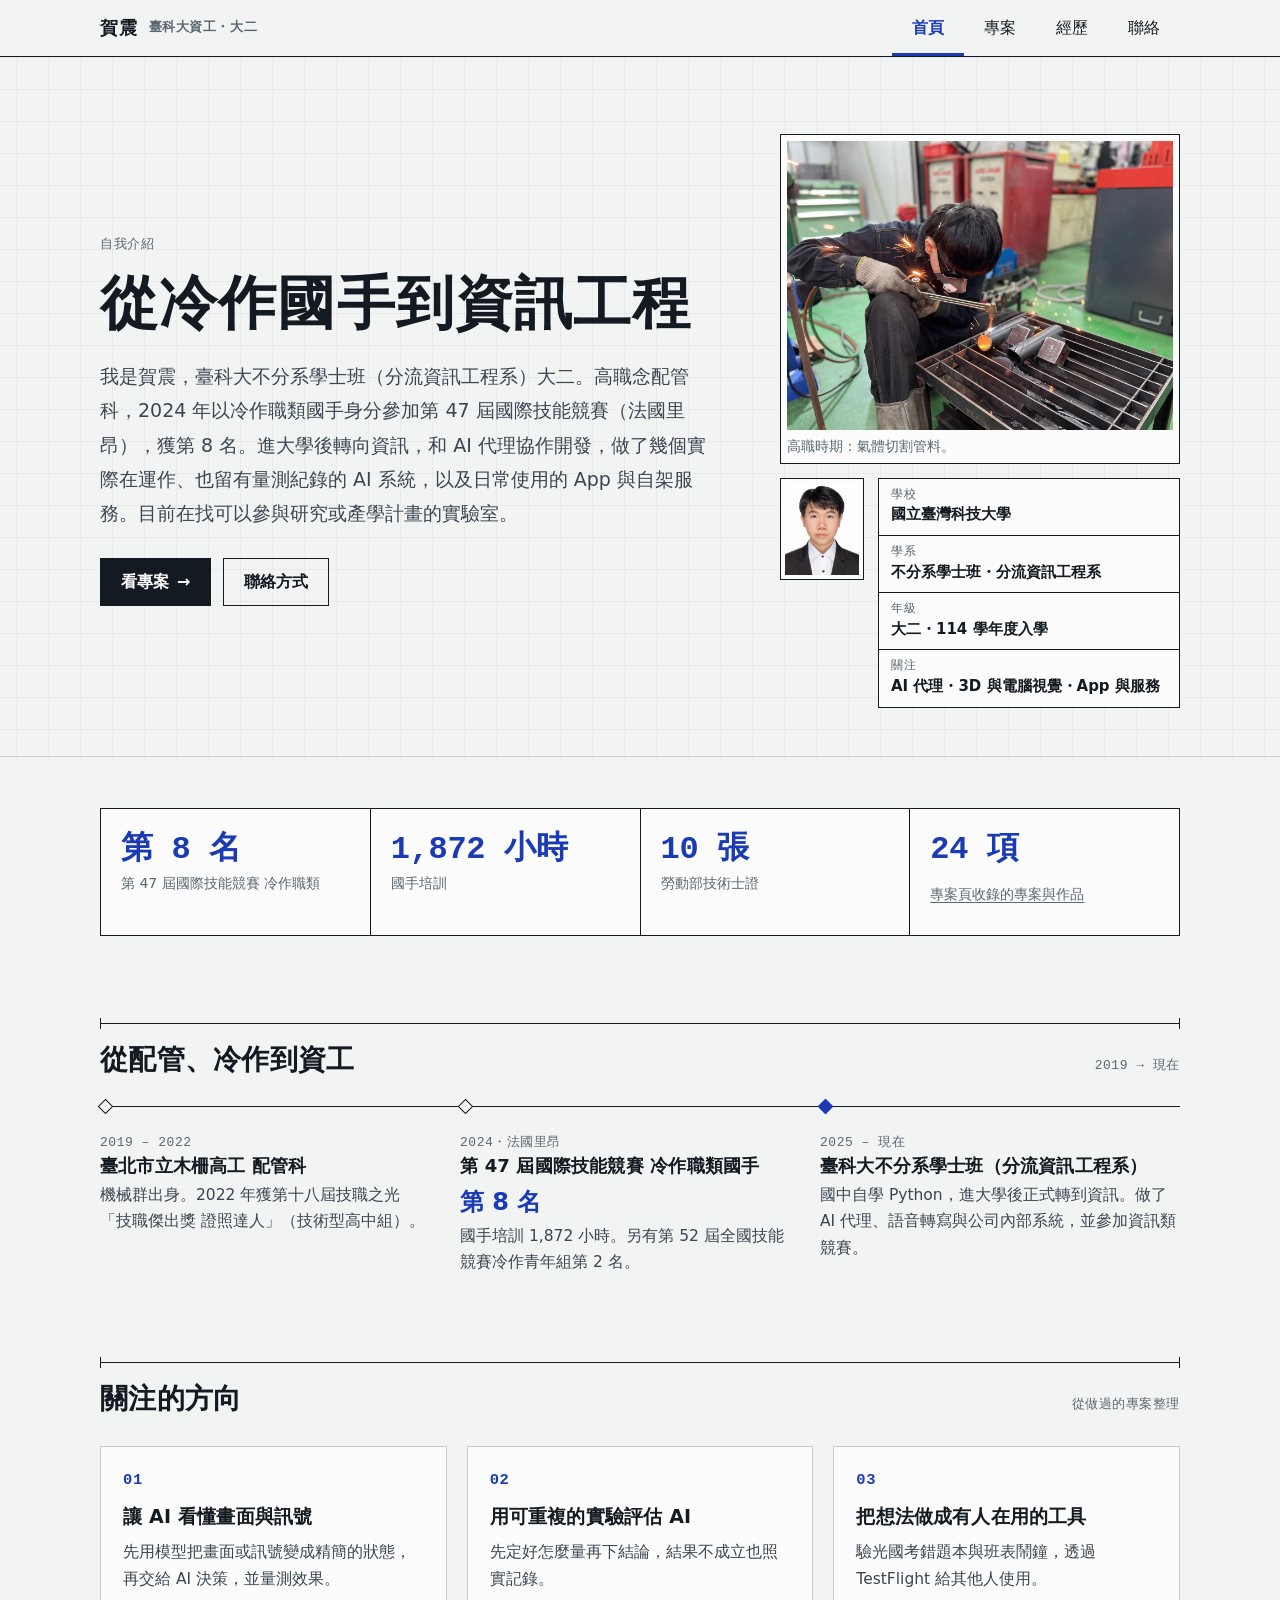
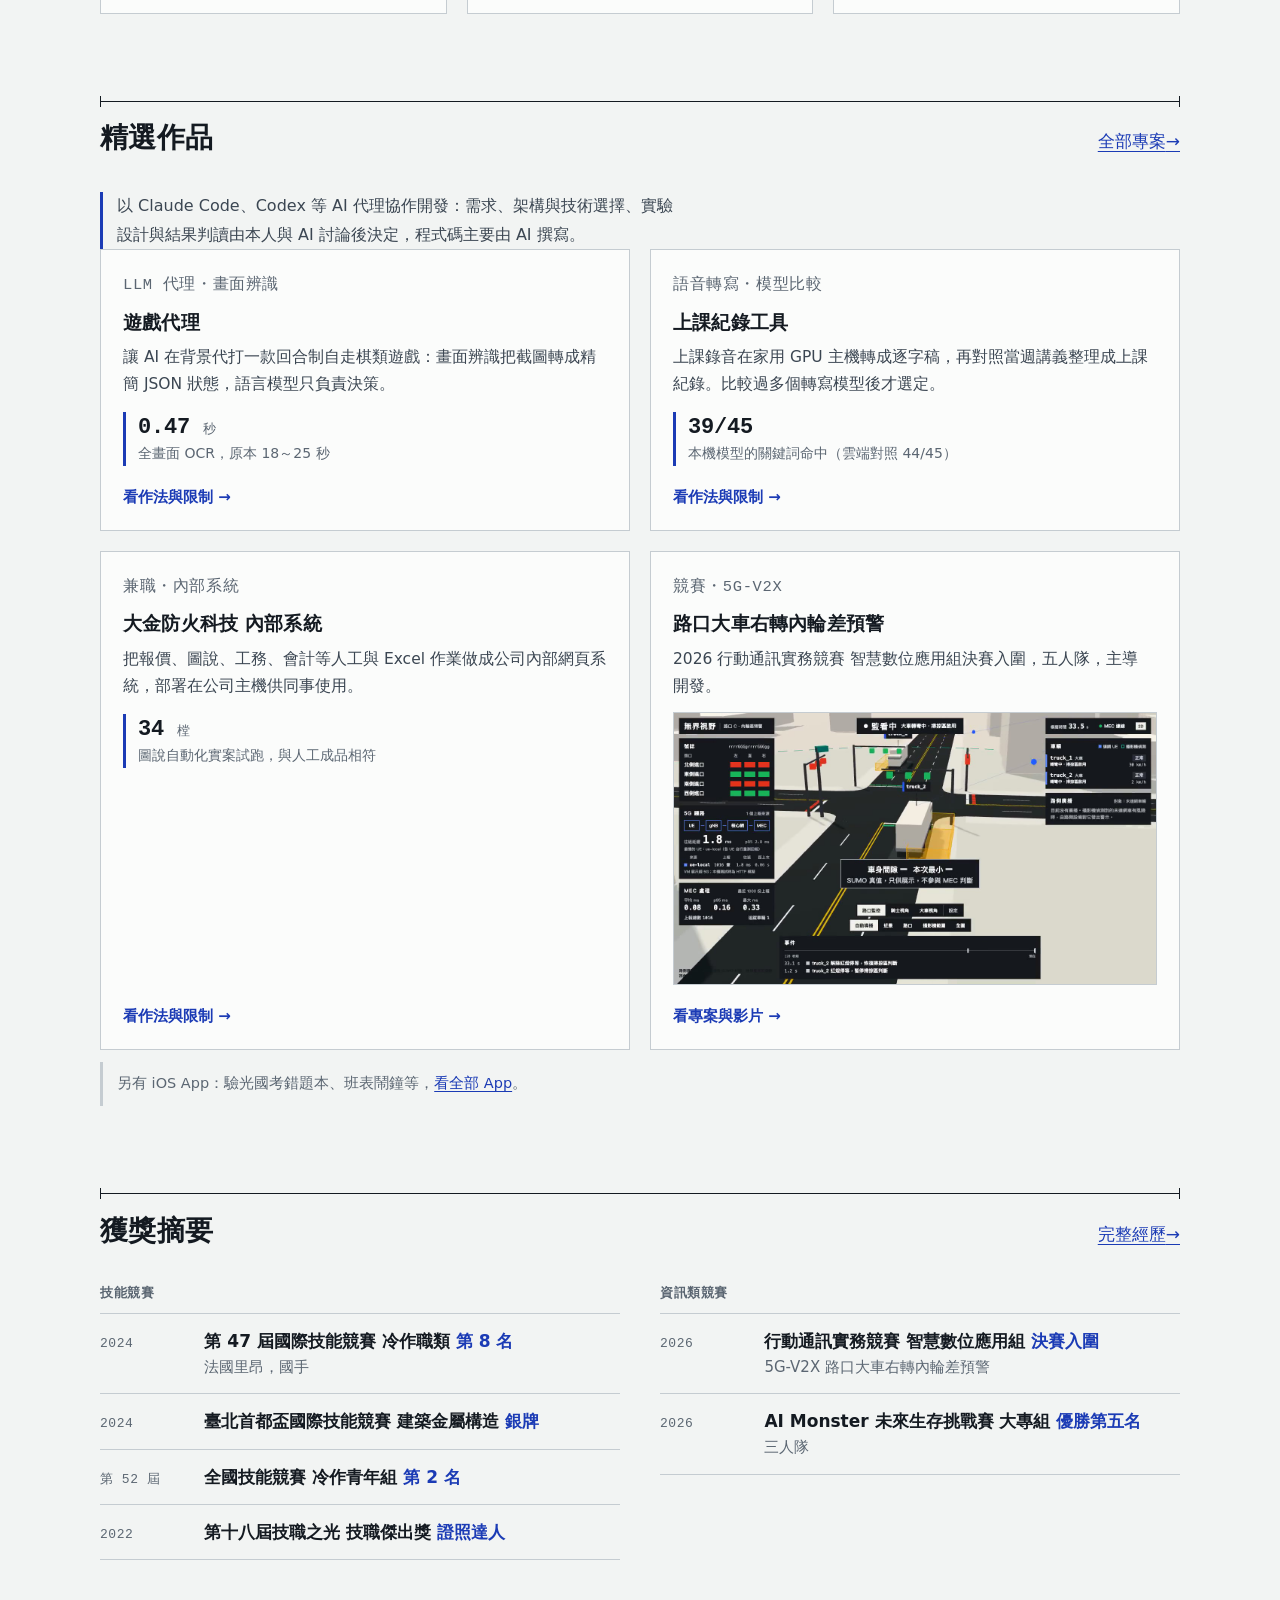
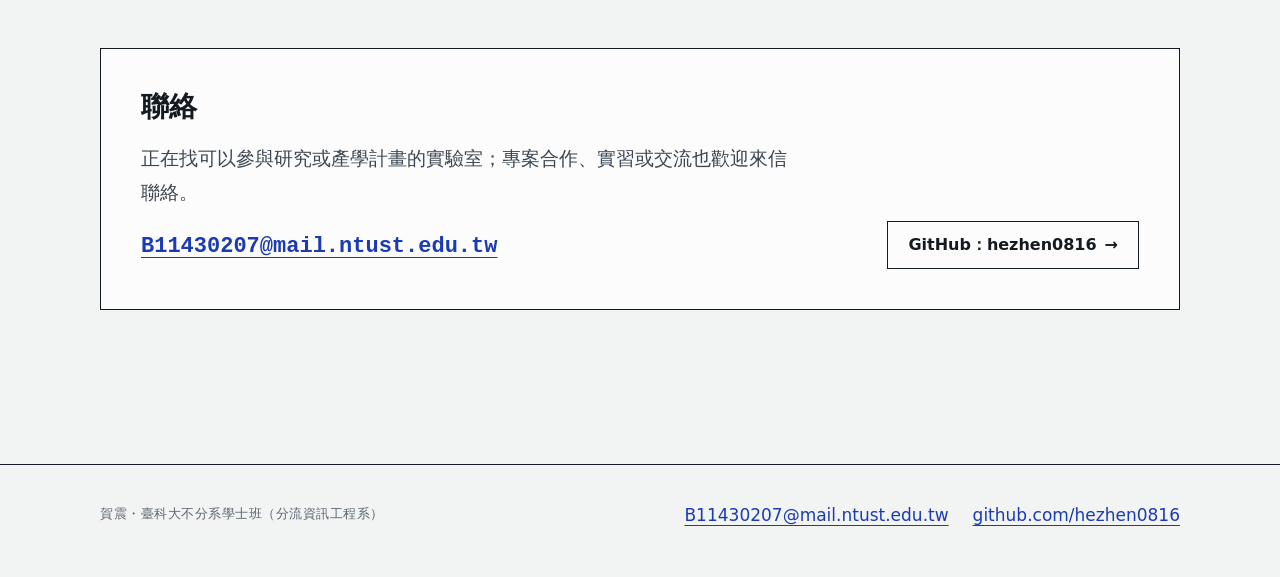
<file: index.html>
<!doctype html>
<html lang="zh-Hant-TW">
<head>
<meta charset="utf-8">
<meta name="viewport" content="width=device-width, initial-scale=1">
<title>賀震｜臺科大資工大二・作品集</title>
<meta name="description" content="賀震，臺科大不分系學士班大二（分流資訊工程系）。第 47 屆國際技能競賽冷作職類國手、第 8 名，做過 AI 代理、可重複的評估實驗，以及 iOS／Mac App 與自架服務。">
<link rel="icon" href="assets/img/favicon.svg" type="image/svg+xml">
<meta property="og:type" content="website">
<meta property="og:title" content="賀震｜臺科大資工大二・作品集">
<meta property="og:description" content="賀震，臺科大不分系學士班大二（分流資訊工程系）。第 47 屆國際技能競賽冷作職類國手、第 8 名，做過 AI 代理、可重複的評估實驗，以及 iOS／Mac App 與自架服務。">
<meta property="og:url" content="https://hezhen0816.github.io/portfolio/index.html">
<meta property="og:image" content="https://hezhen0816.github.io/portfolio/assets/img/og.jpg">
<meta name="twitter:card" content="summary_large_image">
<link rel="stylesheet" href="assets/css/base.css">
<link rel="stylesheet" href="assets/css/layout.css">
<link rel="stylesheet" href="assets/css/components.css">
<link rel="stylesheet" href="assets/css/sections.css">
<script src="assets/js/motion.js"></script>
</head>
<body>
<a class="skip" href="#main">跳到主要內容</a>
<header class="site-head">
  <div class="wrap">
    <a class="brand" href="index.html">賀震 <span class="note">臺科大資工・大二</span></a>
    <nav class="site-nav" aria-label="主要導覽">
      <ul>
        <li><a href="index.html" aria-current="page">首頁</a></li>
        <li><a href="projects.html">專案</a></li>
        <li><a href="experience.html">經歷</a></li>
        <li><a href="index.html#contact">聯絡</a></li>
      </ul>
    </nav>
  </div>
</header>
<main id="main">
<section class="hero" aria-labelledby="hero-title">
  <div class="wrap hero-grid">
    <div>
      <p class="note">自我介紹</p>
      <h1 id="hero-title"><span class="nb">從冷作國手</span><span class="nb">到資訊工程</span></h1>
      <p class="lead">我是賀震，臺科大不分系學士班（分流資訊工程系）大二。高職念配管科，2024 年以冷作職類國手身分參加第 47 屆國際技能競賽（法國里昂），獲第 8 名。進大學後轉向資訊，和 AI 代理協作開發，做了幾個實際在運作、也留有量測紀錄的 AI 系統，以及日常使用的 App 與自架服務。目前在找可以參與研究或產學計畫的實驗室。</p>
      <p class="hero-actions">
        <a class="btn" href="projects.html">看專案 <span class="arrow" aria-hidden="true">→</span></a>
        <a class="btn ghost" href="#contact">聯絡方式</a>
      </p>
    </div>
    <div class="hero-right">
      <figure class="hero-photo">
        <img src="assets/img/experience/cutting-sparks.webp" width="1400" height="1050" alt="高職時期，蹲在切割架旁用氣體切割管料，火花四濺" fetchpriority="high">
        <figcaption>高職時期：氣體切割管料。</figcaption>
      </figure>
      <div class="hero-side">
        <div class="portrait"><img src="assets/img/photo.jpg" width="544" height="700" alt="賀震的大頭照，穿深色西裝與白襯衫"></div>
        <dl class="title-block">
          <div class="wide"><dt>學校</dt><dd>國立臺灣科技大學</dd></div>
          <div class="wide"><dt>學系</dt><dd>不分系學士班・分流資訊工程系</dd></div>
          <div class="wide"><dt>年級</dt><dd>大二・114 學年度入學</dd></div>
          <div class="wide"><dt>關注</dt><dd>AI 代理・3D 與電腦視覺・App 與服務</dd></div>
        </dl>
      </div>
    </div>
  </div>
</section>

<section class="section" aria-label="關鍵數字">
  <div class="wrap">
    <ul class="stats">
      <li><span class="n">第 8 名</span><span class="l">第 47 屆國際技能競賽 冷作職類</span></li>
      <li><span class="n">1,872 小時</span><span class="l">國手培訓</span></li>
      <li><span class="n">10 張</span><span class="l">勞動部技術士證</span></li>
      <li><span class="n">24 項</span><span class="l"><a href="projects.html">專案頁收錄的專案與作品</a></span></li>
    </ul>
  </div>
</section>

<section class="section" aria-labelledby="path-title">
  <div class="wrap">
    <div class="sec-head"><h2 id="path-title">從配管、冷作到資工</h2><p class="note">2019 → 現在</p></div>
    <ol class="path">
      <li>
        <span class="note when">2019 – 2022</span>
        <h3>臺北市立木柵高工 配管科</h3>
        <p>機械群出身。2022 年獲第十八屆技職之光「技職傑出獎 證照達人」（技術型高中組）。</p>
      </li>
      <li>
        <span class="note when">2024・法國里昂</span>
        <h3>第 47 屆國際技能競賽 冷作職類國手</h3>
        <p><span class="big">第 8 名</span><br>國手培訓 1,872 小時。另有第 52 屆全國技能競賽冷作青年組第 2 名。</p>
      </li>
      <li class="now">
        <span class="note when">2025 – 現在</span>
        <h3>臺科大不分系學士班（分流資訊工程系）</h3>
        <p>國中自學 Python，進大學後正式轉到資訊。做了 AI 代理、語音轉寫與公司內部系統，並參加資訊類競賽。</p>
      </li>
    </ol>
  </div>
</section>

<section class="section" aria-labelledby="dir-title">
  <div class="wrap">
    <div class="sec-head"><h2 id="dir-title">關注的方向</h2><p class="note">從做過的專案整理</p></div>
    <div class="grid three">
      <article class="card plain">
        <p class="note idx">01</p>
        <h3><a href="projects/game-agent.html">讓 AI 看懂畫面與訊號</a></h3>
        <p>先用模型把畫面或訊號變成精簡的狀態，再交給 AI 決策，並量測效果。</p>
      </article>
      <article class="card plain">
        <p class="note idx">02</p>
        <h3><a href="projects.html#cat-ai">用可重複的實驗評估 AI</a></h3>
        <p>先定好怎麼量再下結論，結果不成立也照實記錄。</p>
      </article>
      <article class="card plain">
        <p class="note idx">03</p>
        <h3><a href="projects.html#cat-app">把想法做成有人在用的工具</a></h3>
        <p>驗光國考錯題本與班表鬧鐘，透過 TestFlight 給其他人使用。</p>
      </article>
    </div>
  </div>
</section>

<section class="section" aria-labelledby="work-title">
  <div class="wrap">
    <div class="sec-head"><h2 id="work-title">精選作品</h2><a href="projects.html">全部專案 <span class="arrow" aria-hidden="true">→</span></a></div>
    <p class="lead disclosure">以 Claude Code、Codex 等 AI 代理協作開發：需求、架構與技術選擇、實驗設計與結果判讀由本人與 AI 討論後決定，程式碼主要由 AI 撰寫。</p>
    <div class="grid two works">
      <article class="card">
        <p class="note kind">LLM 代理・畫面辨識</p>
        <h3><a href="projects/game-agent.html">遊戲代理</a></h3>
        <p>讓 AI 在背景代打一款回合制自走棋類遊戲：畫面辨識把截圖轉成精簡 JSON 狀態，語言模型只負責決策。</p>
        <div class="measure"><p class="val">0.47 <small>秒</small></p><p class="cap">全畫面 OCR，原本 18～25 秒</p></div>
        <p class="more">看作法與限制 <span class="arrow" aria-hidden="true">→</span></p>
      </article>
      <article class="card">
        <p class="note kind">語音轉寫・模型比較</p>
        <h3><a href="projects/lecture-tool.html">上課紀錄工具</a></h3>
        <p>上課錄音在家用 GPU 主機轉成逐字稿，再對照當週講義整理成上課紀錄。比較過多個轉寫模型後才選定。</p>
        <div class="measure"><p class="val">39/45</p><p class="cap">本機模型的關鍵詞命中（雲端對照 44/45）</p></div>
        <p class="more">看作法與限制 <span class="arrow" aria-hidden="true">→</span></p>
      </article>
      <article class="card">
        <p class="note kind">兼職・內部系統</p>
        <h3><a href="projects/internal-systems.html">大金防火科技 內部系統</a></h3>
        <p>把報價、圖說、工務、會計等人工與 Excel 作業做成公司內部網頁系統，部署在公司主機供同事使用。</p>
        <div class="measure"><p class="val">34 <small>樘</small></p><p class="cap">圖說自動化實案試跑，與人工成品相符</p></div>
        <p class="more">看作法與限制 <span class="arrow" aria-hidden="true">→</span></p>
      </article>
      <article class="card">
        <p class="note kind">競賽・5G-V2X</p>
        <h3><a href="projects.html#v2x">路口大車右轉內輪差預警</a></h3>
        <p>2026 行動通訊實務競賽 智慧數位應用組決賽入圍，五人隊，主導開發。</p>
        <img class="card-img" src="assets/video/v2x-3d-orbit-poster.jpg" width="1280" height="720" alt="路口監控儀表板 3D 版畫面：從上方俯視的路口模擬，大車與機車在路口行駛" loading="lazy">
        <p class="more">看專案與影片 <span class="arrow" aria-hidden="true">→</span></p>
      </article>
    </div>
    <p class="flow-note">另有 iOS App：驗光國考錯題本、班表鬧鐘等，<a href="projects.html#cat-app">看全部 App</a>。</p>
  </div>
</section>

<section class="section" aria-labelledby="award-title">
  <div class="wrap">
    <div class="sec-head"><h2 id="award-title">獲獎摘要</h2><a href="experience.html">完整經歷 <span class="arrow" aria-hidden="true">→</span></a></div>
    <div class="split even">
      <div>
        <h3 class="note" style="margin-bottom:10px">技能競賽</h3>
        <ul class="rows">
          <li><span class="note when">2024</span><span class="what">第 47 屆國際技能競賽 冷作職類 <span class="res">第 8 名</span><span class="sub">法國里昂，國手</span></span></li>
          <li><span class="note when">2024</span><span class="what">臺北首都盃國際技能競賽 建築金屬構造 <span class="res">銀牌</span></span></li>
          <li><span class="note when">第 52 屆</span><span class="what">全國技能競賽 冷作青年組 <span class="res">第 2 名</span></span></li>
          <li><span class="note when">2022</span><span class="what">第十八屆技職之光 技職傑出獎 <span class="res">證照達人</span></span></li>
        </ul>
      </div>
      <div>
        <h3 class="note" style="margin-bottom:10px">資訊類競賽</h3>
        <ul class="rows">
          <li><span class="note when">2026</span><span class="what">行動通訊實務競賽 智慧數位應用組 <span class="res">決賽入圍</span><span class="sub">5G-V2X 路口大車右轉內輪差預警</span></span></li>
          <li><span class="note when">2026</span><span class="what">AI Monster 未來生存挑戰賽 大專組 <span class="res">優勝第五名</span><span class="sub">三人隊</span></span></li>
        </ul>
      </div>
    </div>
  </div>
</section>

<section class="section" id="contact" aria-labelledby="contact-title">
  <div class="wrap">
    <div class="contact">
      <div class="stack">
        <h2 id="contact-title">聯絡</h2>
        <p class="lead">正在找可以參與研究或產學計畫的實驗室；專案合作、實習或交流也歡迎來信聯絡。</p>
        <p><a class="mail" href="mailto:B11430207@mail.ntust.edu.tw">B11430207@mail.ntust.edu.tw</a></p>
      </div>
      <p><a class="btn ghost" href="https://github.com/hezhen0816" rel="noopener">GitHub：hezhen0816 <span class="arrow" aria-hidden="true">→</span></a></p>
    </div>
  </div>
</section>
</main>
<footer class="site-foot">
  <div class="wrap">
    <p class="note">賀震・臺科大不分系學士班（分流資訊工程系）</p>
    <p class="foot-links">
      <a href="mailto:B11430207@mail.ntust.edu.tw">B11430207@mail.ntust.edu.tw</a>
      <a href="https://github.com/hezhen0816" rel="noopener">github.com/hezhen0816</a>
    </p>
  </div>
</footer>
</body>
</html>
</file>
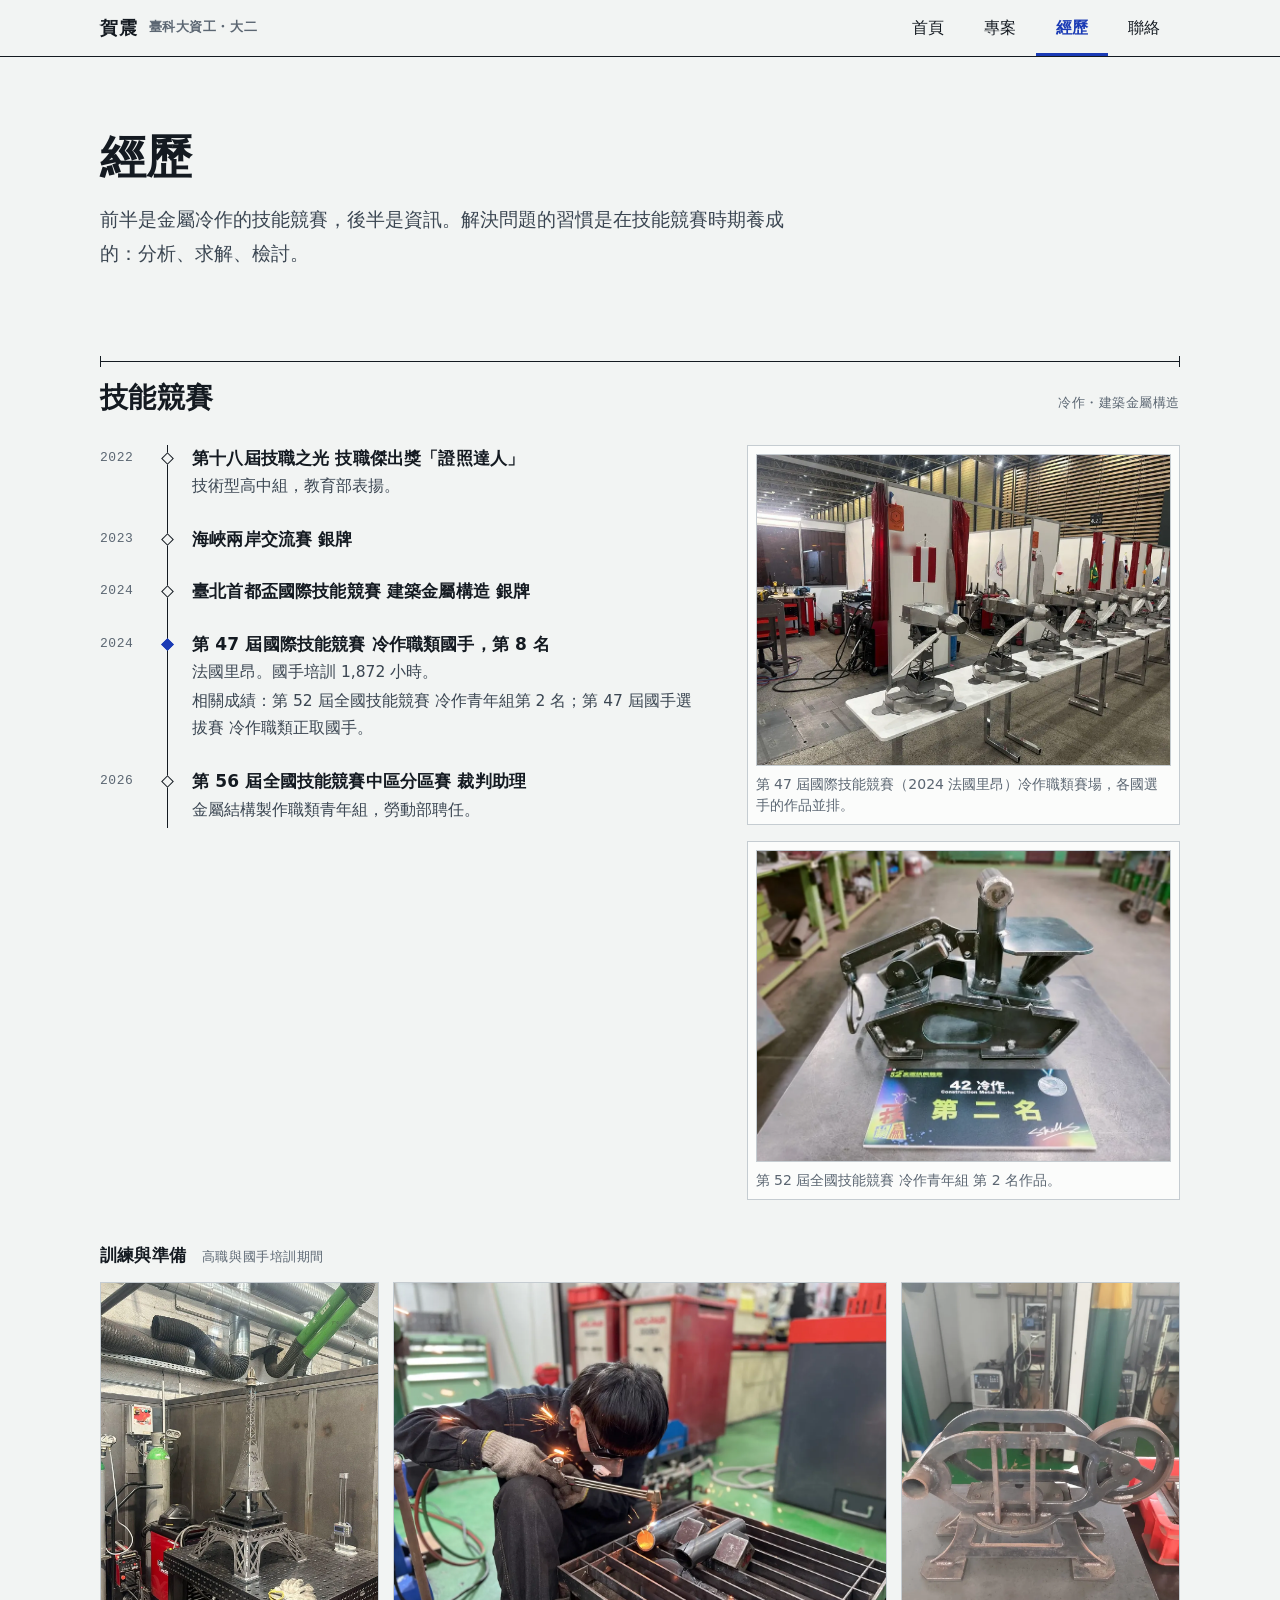
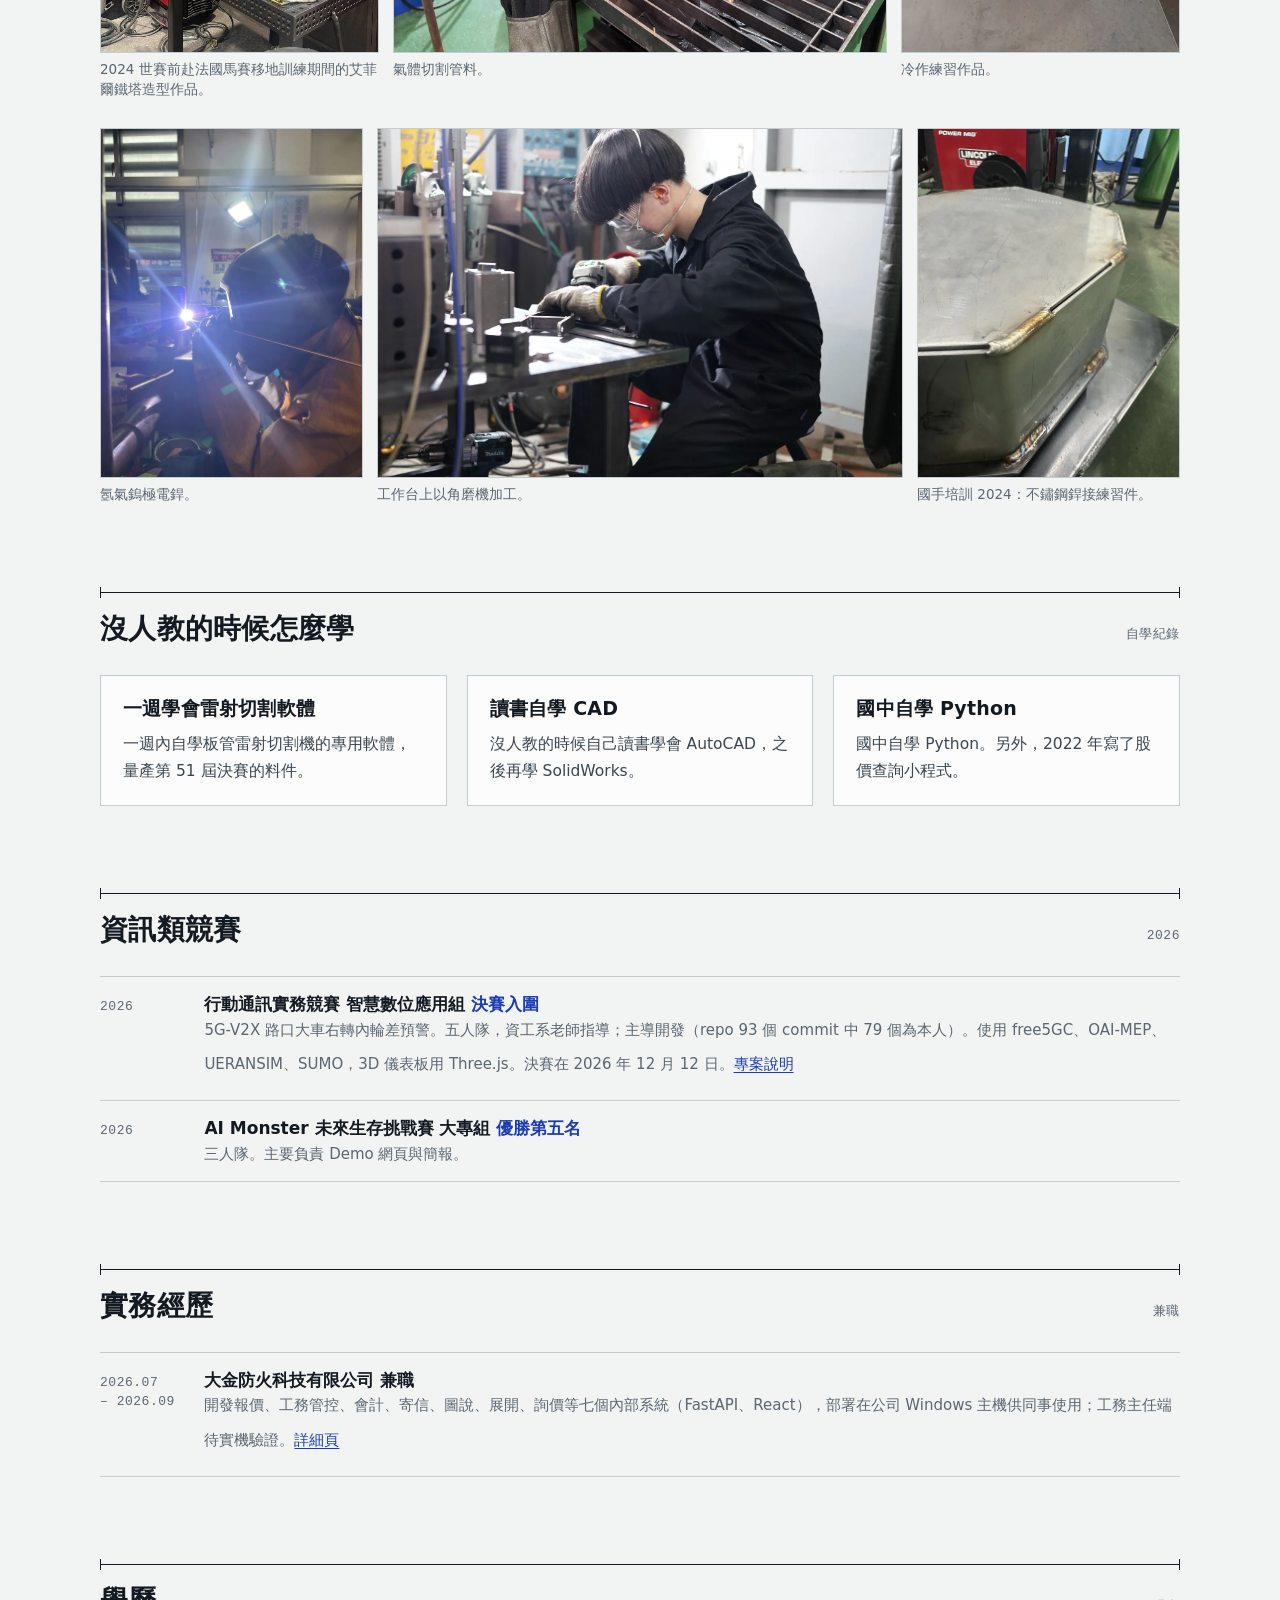
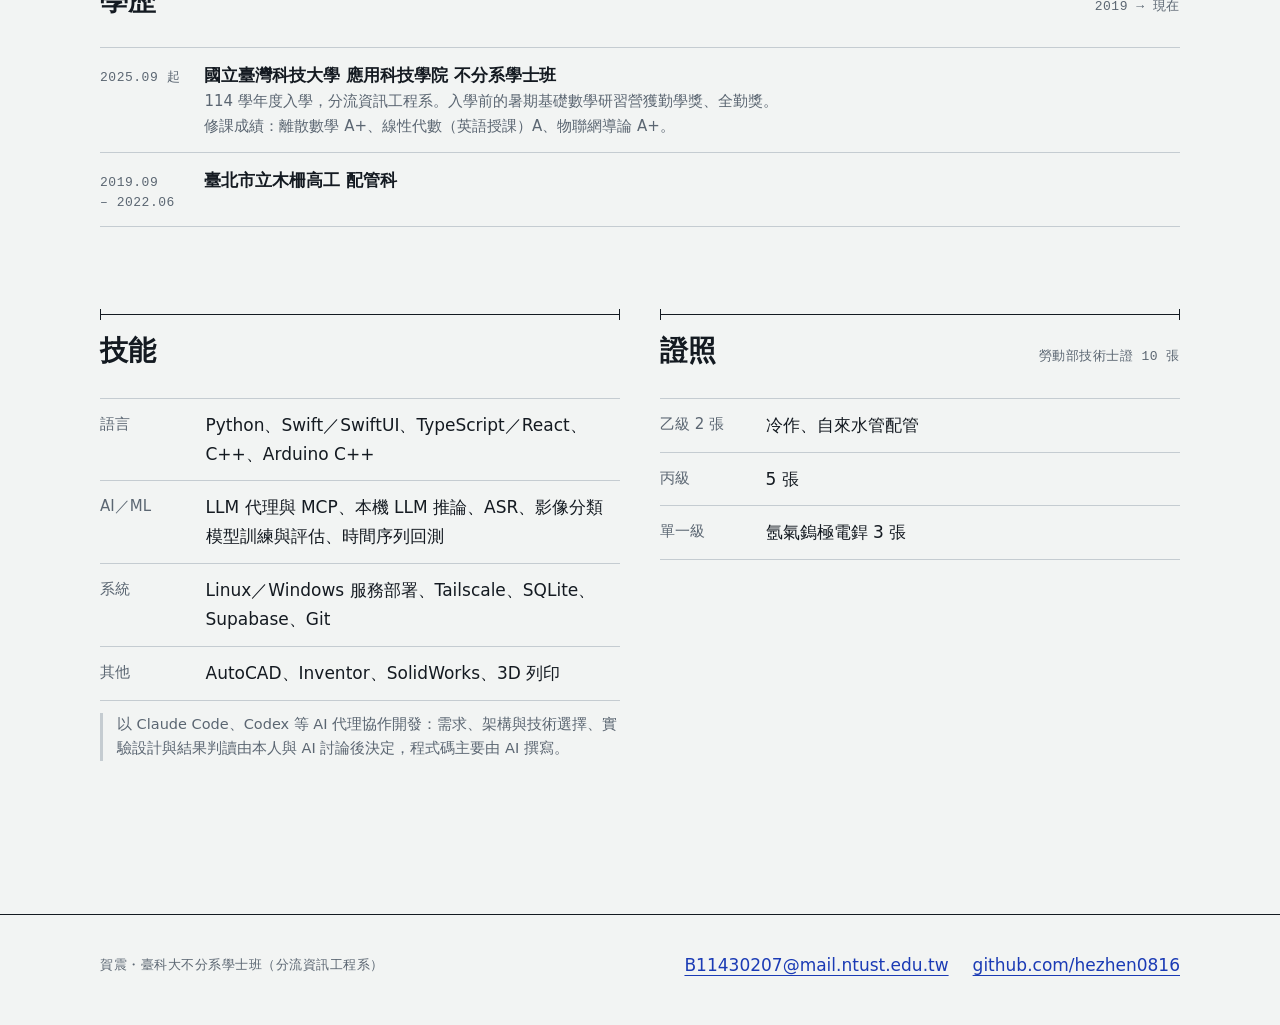
<file: experience.html>
<!doctype html>
<html lang="zh-Hant-TW">
<head>
<meta charset="utf-8">
<meta name="viewport" content="width=device-width, initial-scale=1">
<title>經歷｜賀震</title>
<meta name="description" content="賀震的經歷：技能競賽、資訊類競賽、兼職、學歷、技能與證照。">
<link rel="icon" href="assets/img/favicon.svg" type="image/svg+xml">
<meta property="og:type" content="website">
<meta property="og:title" content="經歷｜賀震">
<meta property="og:description" content="賀震的經歷：技能競賽、資訊類競賽、兼職、學歷、技能與證照。">
<meta property="og:url" content="https://hezhen0816.github.io/portfolio/experience.html">
<meta property="og:image" content="https://hezhen0816.github.io/portfolio/assets/img/og.jpg">
<meta name="twitter:card" content="summary_large_image">
<link rel="stylesheet" href="assets/css/base.css">
<link rel="stylesheet" href="assets/css/layout.css">
<link rel="stylesheet" href="assets/css/components.css">
<script src="assets/js/motion.js"></script>
<script src="assets/js/gallery.js" defer></script>
</head>
<body>
<a class="skip" href="#main">跳到主要內容</a>
<header class="site-head">
  <div class="wrap">
    <a class="brand" href="index.html">賀震 <span class="note">臺科大資工・大二</span></a>
    <nav class="site-nav" aria-label="主要導覽">
      <ul>
        <li><a href="index.html">首頁</a></li>
        <li><a href="projects.html">專案</a></li>
        <li><a href="experience.html" aria-current="page">經歷</a></li>
        <li><a href="index.html#contact">聯絡</a></li>
      </ul>
    </nav>
  </div>
</header>
<main id="main">
<div class="wrap page-head">
  <h1>經歷</h1>
  <p class="lead">前半是金屬冷作的技能競賽，後半是資訊。解決問題的習慣是在技能競賽時期養成的：分析、求解、檢討。</p>
</div>

<section class="section" aria-labelledby="skillcomp">
  <div class="wrap">
    <div class="sec-head"><h2 id="skillcomp">技能競賽</h2><p class="note">冷作・建築金屬構造</p></div>
    <div class="split" style="grid-template-columns:minmax(0,7fr) minmax(0,5fr)">
      <ol class="timeline">
        <li>
          <span class="note when">2022</span>
          <div class="body"><h3>第十八屆技職之光 技職傑出獎「證照達人」</h3><p>技術型高中組，教育部表揚。</p></div>
        </li>
        <li>
          <span class="note when">2023</span>
          <div class="body"><h3>海峽兩岸交流賽 銀牌</h3></div>
        </li>
        <li>
          <span class="note when">2024</span>
          <div class="body"><h3>臺北首都盃國際技能競賽 建築金屬構造 銀牌</h3></div>
        </li>
        <li class="key">
          <span class="note when">2024</span>
          <div class="body">
            <h3>第 47 屆國際技能競賽 冷作職類國手，第 8 名</h3>
            <p>法國里昂。國手培訓 1,872 小時。</p>
            <p>相關成績：第 52 屆全國技能競賽 冷作青年組第 2 名；第 47 屆國手選拔賽 冷作職類正取國手。</p>
          </div>
        </li>
        <li>
          <span class="note when">2026</span>
          <div class="body"><h3>第 56 屆全國技能競賽中區分區賽 裁判助理</h3><p>金屬結構製作職類青年組，勞動部聘任。</p></div>
        </li>
      </ol>
      <div class="feature-photos">
        <figure class="fig">
          <button type="button" class="zoom" data-full="assets/img/experience/worldskills-lyon-floor.webp" aria-label="放大：第 47 屆國際技能競賽冷作職類賽場">
            <img src="assets/img/experience/worldskills-lyon-floor.webp" width="1400" height="1050" alt="國際技能競賽法國里昂冷作職類賽場，各國選手完成的飛機螺旋槳造型金屬作品沿長桌排開" fetchpriority="high">
          </button>
          <figcaption>第 47 屆國際技能競賽（2024 法國里昂）冷作職類賽場，各國選手的作品並排。</figcaption>
        </figure>
        <figure class="fig">
          <button type="button" class="zoom" data-full="assets/img/experience/national-52-second.webp" aria-label="放大：第 52 屆全國技能競賽第 2 名作品">
            <img src="assets/img/experience/national-52-second.webp" width="855" height="643" alt="第 52 屆全國技能競賽冷作青年組第 2 名的金屬作品，前方放著寫有第二名的名牌" loading="lazy">
          </button>
          <figcaption>第 52 屆全國技能競賽 冷作青年組 第 2 名作品。</figcaption>
        </figure>
      </div>
    </div>
    <div class="gallery-block">
      <h3 class="gallery-title">訓練與準備 <span class="note">高職與國手培訓期間</span></h3>
      <ul class="gallery">
        <li style="--r:0.75"><figure><button type="button" class="zoom" data-full="assets/img/experience/france-exchange-eiffel.webp" aria-label="放大：艾菲爾鐵塔造型金屬作品"><img src="assets/img/experience/france-exchange-eiffel.webp" width="1050" height="1400" alt="2024 世賽前赴法國馬賽移地訓練期間的艾菲爾鐵塔造型金屬作品，放在工作台上，旁邊是銲機與氣瓶" loading="lazy"></button><figcaption>2024 世賽前赴法國馬賽移地訓練期間的艾菲爾鐵塔造型作品。</figcaption></figure></li>
        <li style="--r:1.333"><figure><button type="button" class="zoom" data-full="assets/img/experience/cutting-sparks.webp" aria-label="放大：切割實作"><img src="assets/img/experience/cutting-sparks.webp" width="1400" height="1050" alt="蹲在切割架旁用氣體切割管料，火花四濺" loading="lazy"></button><figcaption>氣體切割管料。</figcaption></figure></li>
        <li style="--r:0.75"><figure><button type="button" class="zoom" data-full="assets/img/experience/complex-piece.webp" aria-label="放大：冷作練習作品"><img src="assets/img/experience/complex-piece.webp" width="1050" height="1400" alt="工作台上的冷作練習作品，由鋼板與管料組成的機械造型框架" loading="lazy"></button><figcaption>冷作練習作品。</figcaption></figure></li>
        <li class="brk" aria-hidden="true"></li>
        <li style="--r:0.75"><figure><button type="button" class="zoom" data-full="assets/img/experience/welding-arc.webp" aria-label="放大：銲接實作"><img src="assets/img/experience/welding-arc.webp" width="1050" height="1400" alt="戴著銲接面罩進行氬氣鎢極電銲，電弧發出強光" loading="lazy"></button><figcaption>氬氣鎢極電銲。</figcaption></figure></li>
        <li style="--r:1.5"><figure><button type="button" class="zoom" data-full="assets/img/experience/bench-work.webp" aria-label="放大：工作台加工"><img src="assets/img/experience/bench-work.webp" width="1400" height="933" alt="戴著護目鏡在工作台前用角磨機加工鋼件" loading="lazy"></button><figcaption>工作台上以角磨機加工。</figcaption></figure></li>
        <li style="--r:0.75"><figure><button type="button" class="zoom" data-full="assets/img/experience/stainless-weld.webp" aria-label="放大：不鏽鋼銲接練習"><img src="assets/img/experience/stainless-weld.webp" width="1050" height="1400" alt="八角形不鏽鋼練習件，邊角與接縫處有一道道銲道" loading="lazy"></button><figcaption>國手培訓 2024：不鏽鋼銲接練習件。</figcaption></figure></li>
      </ul>
    </div>
  </div>
</section>

<section class="section" aria-labelledby="learn">
  <div class="wrap">
    <div class="sec-head"><h2 id="learn">沒人教的時候怎麼學</h2><p class="note">自學紀錄</p></div>
    <div class="grid three">
      <article class="card plain"><h3>一週學會雷射切割軟體</h3><p>一週內自學板管雷射切割機的專用軟體，量產第 51 屆決賽的料件。</p></article>
      <article class="card plain"><h3>讀書自學 CAD</h3><p>沒人教的時候自己讀書學會 AutoCAD，之後再學 SolidWorks。</p></article>
      <article class="card plain"><h3>國中自學 Python</h3><p>國中自學 Python。另外，2022 年寫了股價查詢小程式。</p></article>
    </div>
  </div>
</section>

<section class="section" aria-labelledby="itcomp">
  <div class="wrap">
    <div class="sec-head"><h2 id="itcomp">資訊類競賽</h2><p class="note">2026</p></div>
    <ul class="rows">
      <li><span class="note when">2026</span><span class="what">行動通訊實務競賽 智慧數位應用組 <span class="res">決賽入圍</span>
        <span class="sub">5G-V2X 路口大車右轉內輪差預警。五人隊，資工系老師指導；主導開發（repo 93 個 commit 中 79 個為本人）。使用 free5GC、OAI-MEP、UERANSIM、SUMO，3D 儀表板用 Three.js。決賽在 2026 年 12 月 12 日。<a href="projects.html#v2x">專案說明</a></span></span></li>
      <li><span class="note when">2026</span><span class="what">AI Monster 未來生存挑戰賽 大專組 <span class="res">優勝第五名</span>
        <span class="sub">三人隊。主要負責 Demo 網頁與簡報。</span></span></li>
    </ul>
  </div>
</section>

<section class="section" aria-labelledby="work">
  <div class="wrap">
    <div class="sec-head"><h2 id="work">實務經歷</h2><p class="note">兼職</p></div>
    <ul class="rows">
      <li><span class="note when">2026.07<br>– 2026.09</span><span class="what">大金防火科技有限公司 兼職
        <span class="sub">開發報價、工務管控、會計、寄信、圖說、展開、詢價等七個內部系統（FastAPI、React），部署在公司 Windows 主機供同事使用；工務主任端待實機驗證。<a href="projects/internal-systems.html">詳細頁</a></span></span></li>
    </ul>
  </div>
</section>

<section class="section" aria-labelledby="edu">
  <div class="wrap">
    <div class="sec-head"><h2 id="edu">學歷</h2><p class="note">2019 → 現在</p></div>
    <ul class="rows">
      <li><span class="note when">2025.09 起</span><span class="what">國立臺灣科技大學 應用科技學院 不分系學士班
        <span class="sub">114 學年度入學，分流資訊工程系。入學前的暑期基礎數學研習營獲勤學獎、全勤獎。<br>修課成績：離散數學 A+、線性代數（英語授課）A、物聯網導論 A+。</span></span></li>
      <li><span class="note when">2019.09<br>– 2022.06</span><span class="what">臺北市立木柵高工 配管科</span></li>
    </ul>
  </div>
</section>

<section class="section" aria-labelledby="skills">
  <div class="wrap">
    <div class="split even">
      <div>
        <div class="sec-head"><h2 id="skills">技能</h2></div>
        <dl class="kv">
          <div><dt>語言</dt><dd>Python、Swift／SwiftUI、TypeScript／React、C++、Arduino C++</dd></div>
          <div><dt>AI／ML</dt><dd>LLM 代理與 MCP、本機 LLM 推論、ASR、影像分類模型訓練與評估、時間序列回測</dd></div>
          <div><dt>系統</dt><dd>Linux／Windows 服務部署、Tailscale、SQLite、Supabase、Git</dd></div>
          <div><dt>其他</dt><dd>AutoCAD、Inventor、SolidWorks、3D 列印</dd></div>
        </dl>
        <p class="flow-note">以 Claude Code、Codex 等 AI 代理協作開發：需求、架構與技術選擇、實驗設計與結果判讀由本人與 AI 討論後決定，程式碼主要由 AI 撰寫。</p>
      </div>
      <div>
        <div class="sec-head"><h2 id="lic">證照</h2><p class="note">勞動部技術士證 10 張</p></div>
        <dl class="kv">
          <div><dt>乙級 2 張</dt><dd>冷作、自來水管配管</dd></div>
          <div><dt>丙級</dt><dd>5 張</dd></div>
          <div><dt>單一級</dt><dd>氬氣鎢極電銲 3 張</dd></div>
        </dl>
      </div>
    </div>
  </div>
</section>
</main>
<footer class="site-foot">
  <div class="wrap">
    <p class="note">賀震・臺科大不分系學士班（分流資訊工程系）</p>
    <p class="foot-links">
      <a href="mailto:B11430207@mail.ntust.edu.tw">B11430207@mail.ntust.edu.tw</a>
      <a href="https://github.com/hezhen0816" rel="noopener">github.com/hezhen0816</a>
    </p>
  </div>
</footer>
</body>
</html>
</file>
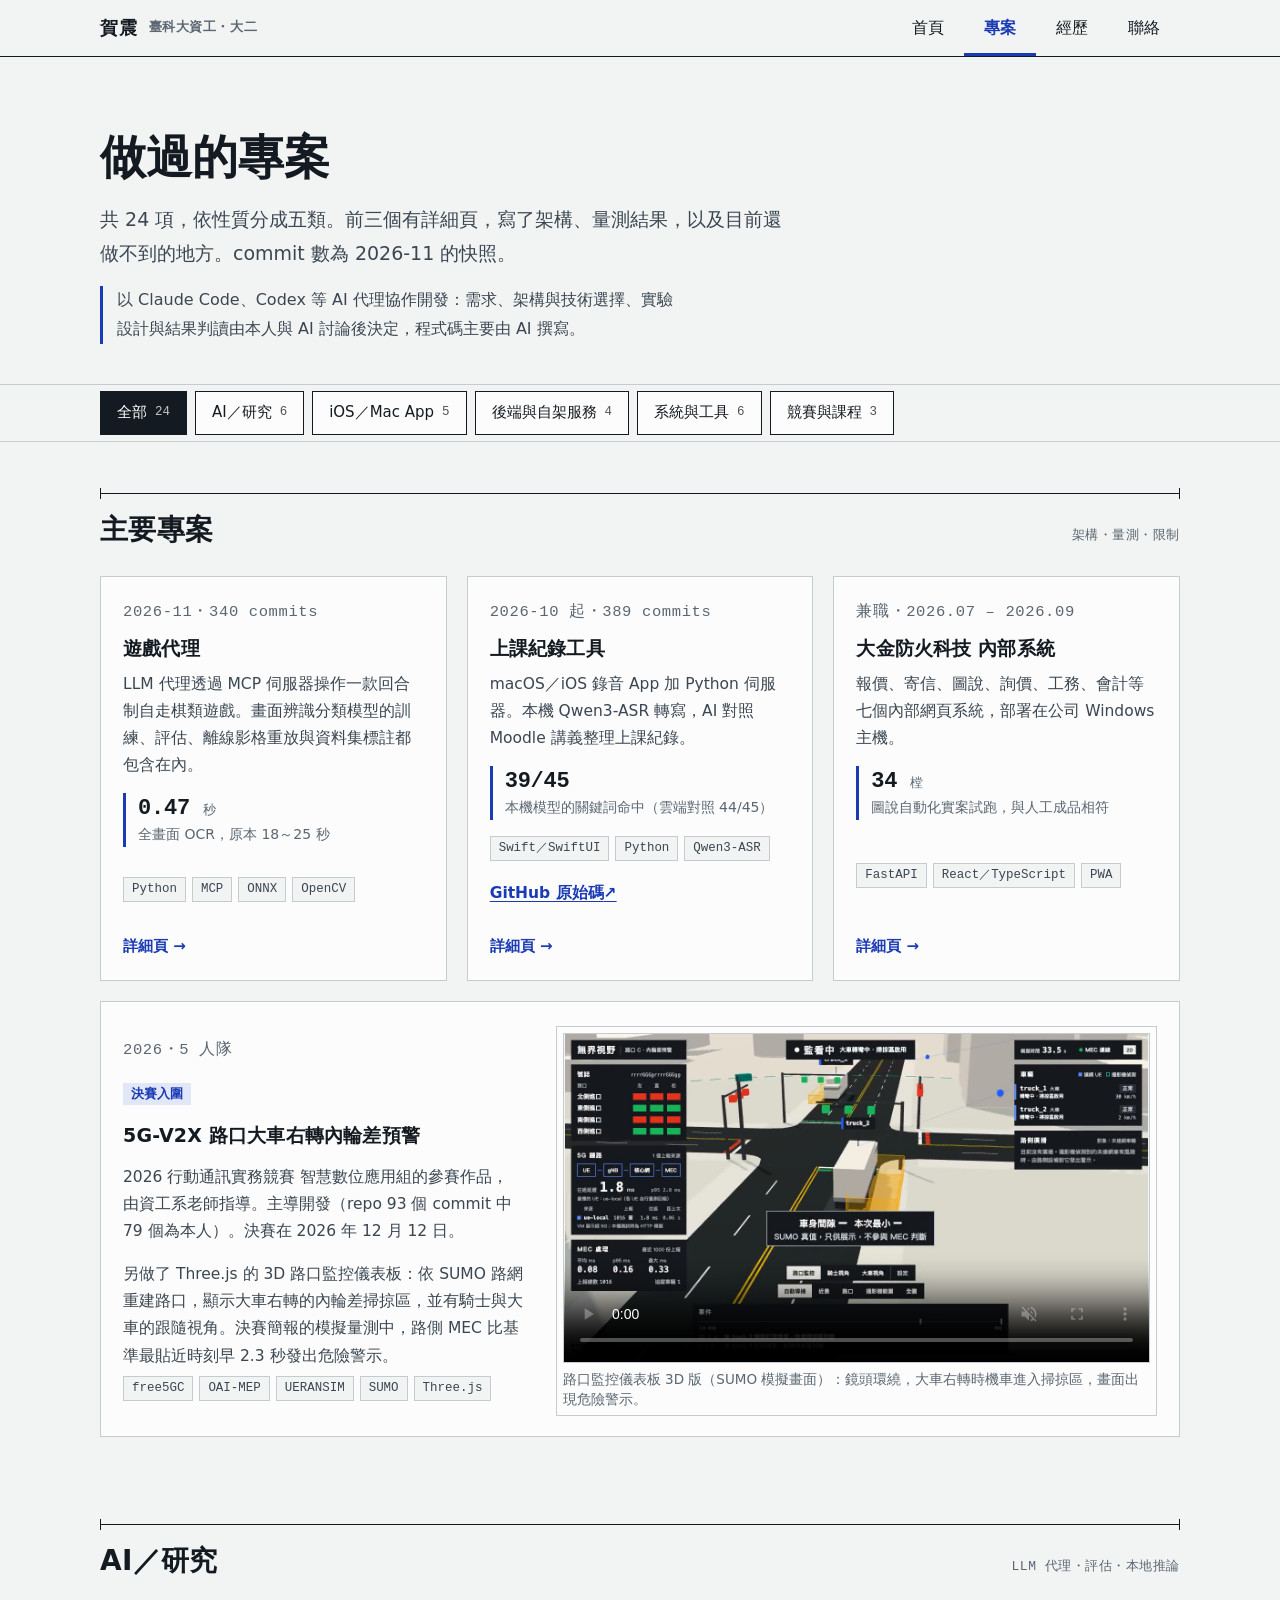
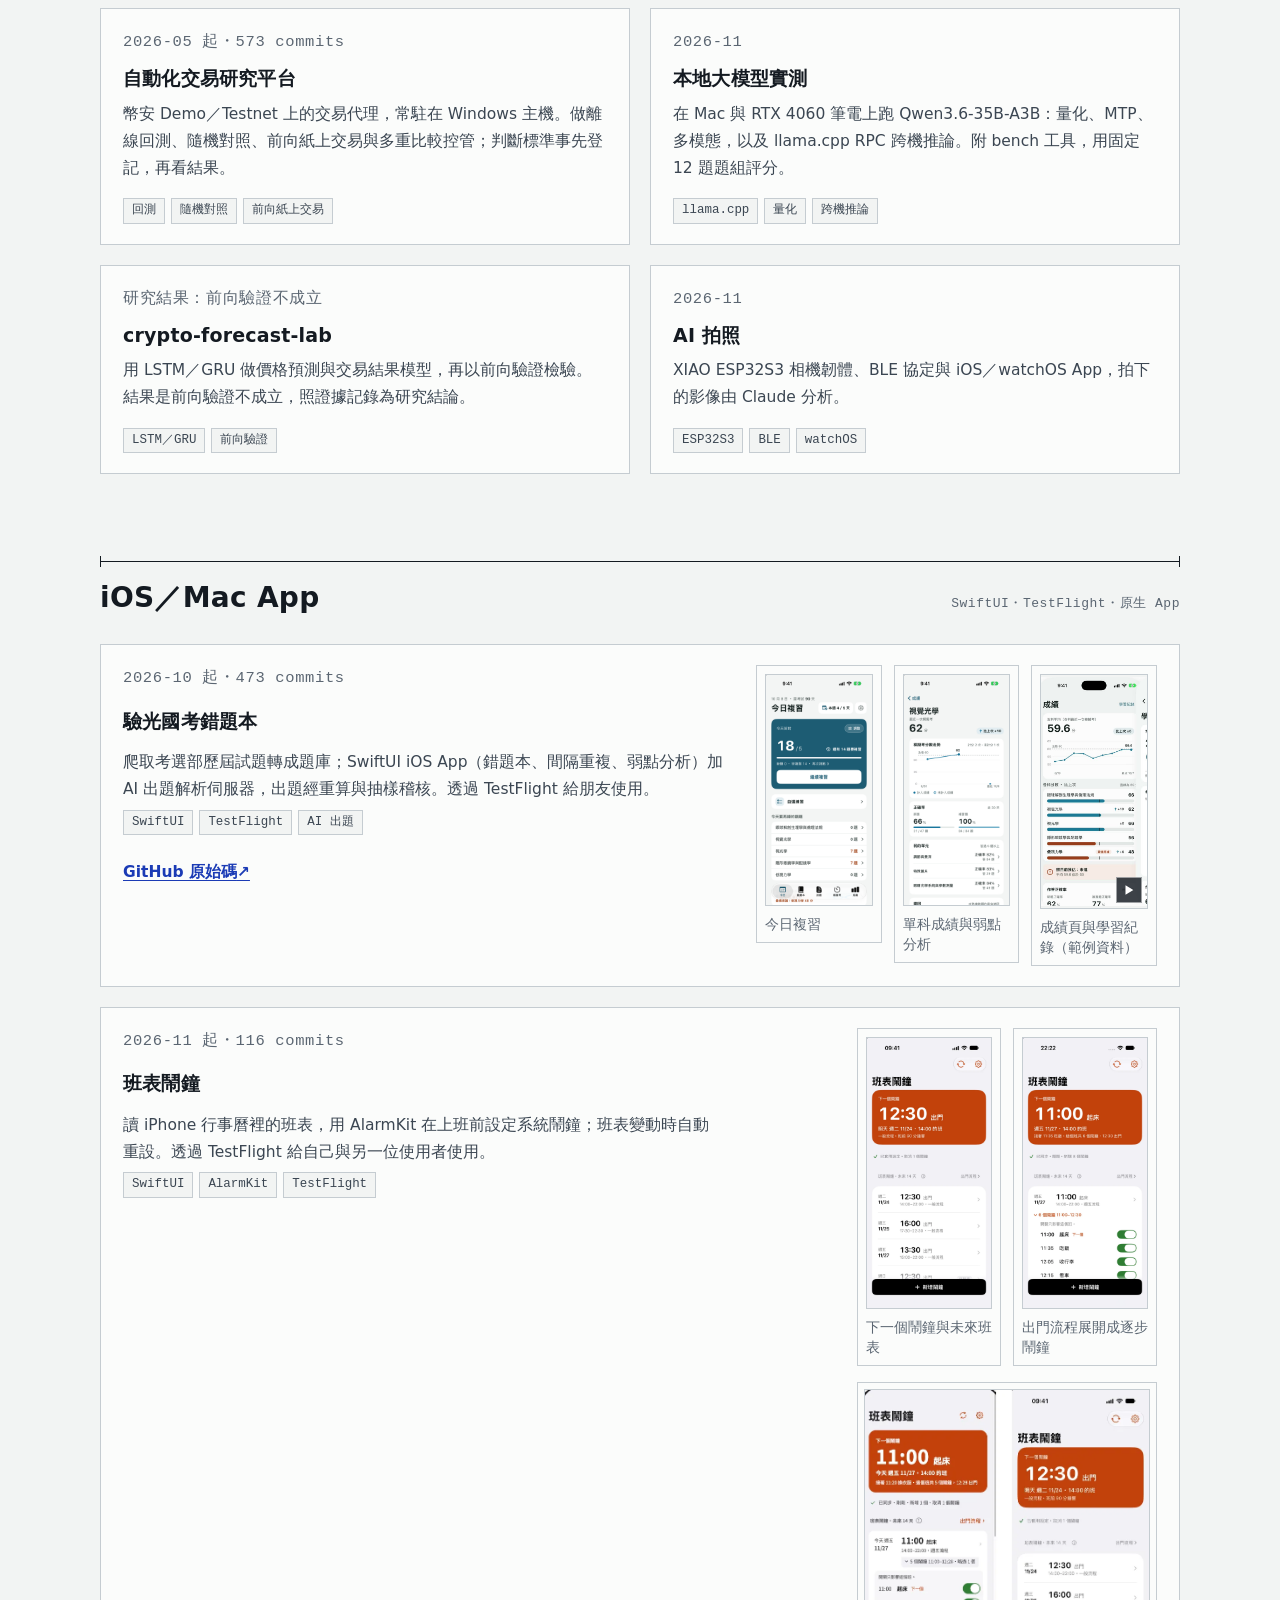
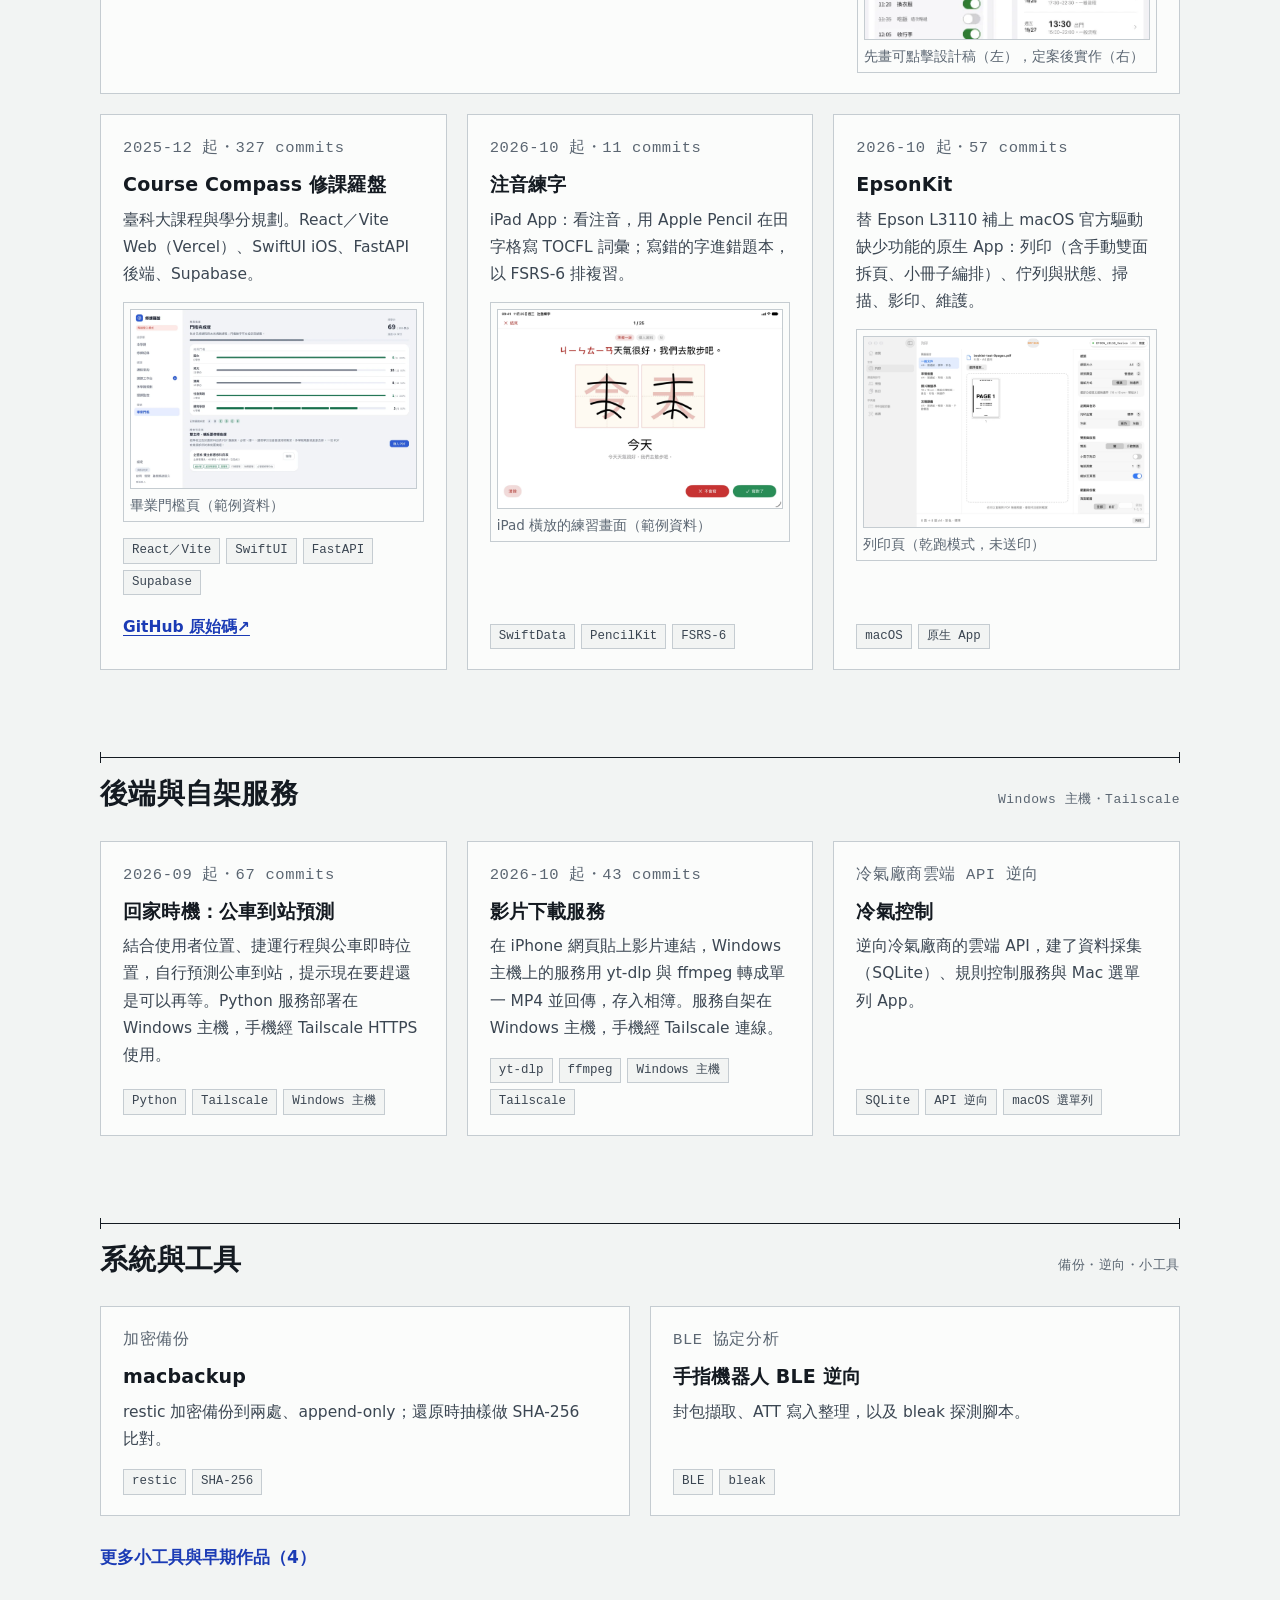
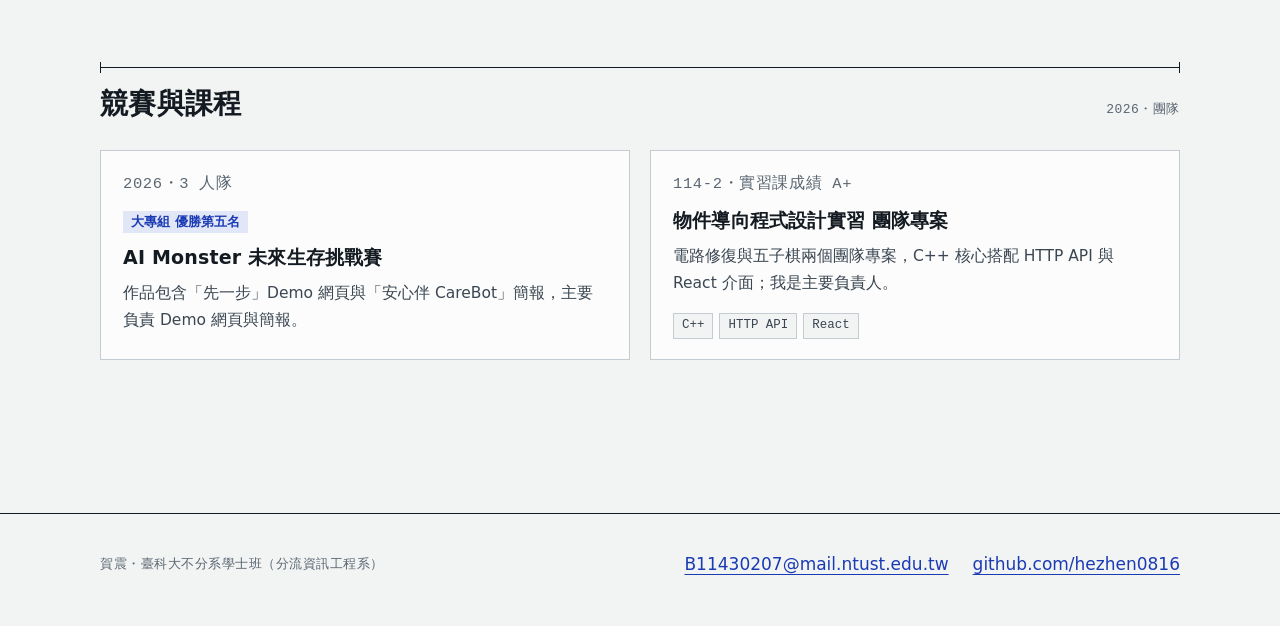
<file: projects.html>
<!doctype html>
<html lang="zh-Hant-TW">
<head>
<meta charset="utf-8">
<meta name="viewport" content="width=device-width, initial-scale=1">
<title>專案｜賀震</title>
<meta name="description" content="賀震的專案：AI 與研究、iOS／Mac App、後端與自架服務、系統與工具、競賽與課程專案。">
<link rel="icon" href="assets/img/favicon.svg" type="image/svg+xml">
<meta property="og:type" content="website">
<meta property="og:title" content="專案｜賀震">
<meta property="og:description" content="賀震的專案：AI 與研究、iOS／Mac App、後端與自架服務、系統與工具、競賽與課程專案。">
<meta property="og:url" content="https://hezhen0816.github.io/portfolio/projects.html">
<meta property="og:image" content="https://hezhen0816.github.io/portfolio/assets/img/og.jpg">
<meta name="twitter:card" content="summary_large_image">
<link rel="stylesheet" href="assets/css/base.css">
<link rel="stylesheet" href="assets/css/layout.css">
<link rel="stylesheet" href="assets/css/components.css">
<link rel="stylesheet" href="assets/css/sections.css">
<script src="assets/js/motion.js"></script>
<script src="assets/js/gallery.js" defer></script>
<script src="assets/js/projects.js" defer></script>
</head>
<body>
<a class="skip" href="#main">跳到主要內容</a>
<header class="site-head">
  <div class="wrap">
    <a class="brand" href="index.html">賀震 <span class="note">臺科大資工・大二</span></a>
    <nav class="site-nav" aria-label="主要導覽">
      <ul>
        <li><a href="index.html">首頁</a></li>
        <li><a href="projects.html" aria-current="page">專案</a></li>
        <li><a href="experience.html">經歷</a></li>
        <li><a href="index.html#contact">聯絡</a></li>
      </ul>
    </nav>
  </div>
</header>
<main id="main">
<div class="wrap page-head">
  <h1>做過的專案</h1>
  <p class="lead">共 24 項，依性質分成五類。前三個有詳細頁，寫了架構、量測結果，以及目前還做不到的地方。commit 數為 2026-11 的快照。</p>
  <p class="lead disclosure">以 Claude Code、Codex 等 AI 代理協作開發：需求、架構與技術選擇、實驗設計與結果判讀由本人與 AI 討論後決定，程式碼主要由 AI 撰寫。</p>
</div>
<div class="filter-bar"><div class="wrap"><div class="filters" id="filters" role="group" aria-label="依類別篩選專案"></div></div></div>

<section class="section cat-group" data-group="featured" data-label="" aria-labelledby="h-featured">
  <div class="wrap">
    <div class="sec-head"><h2 id="h-featured">主要專案</h2><p class="note">架構・量測・限制</p></div>
    <div class="pgrid tri">
      <article class="card" data-cat="ai">
        <p class="note kind">2026-11・340 commits</p>
        <h3><a href="projects/game-agent.html">遊戲代理</a></h3>
        <p>LLM 代理透過 MCP 伺服器操作一款回合制自走棋類遊戲。畫面辨識分類模型的訓練、評估、離線影格重放與資料集標註都包含在內。</p>
        <div class="measure"><p class="val">0.47 <small>秒</small></p><p class="cap">全畫面 OCR，原本 18～25 秒</p></div>
        <ul class="tags"><li>Python</li><li>MCP</li><li>ONNX</li><li>OpenCV</li></ul>
        <p class="more">詳細頁 <span class="arrow" aria-hidden="true">→</span></p>
      </article>
      <article class="card" data-cat="ai">
        <p class="note kind">2026-10 起・389 commits</p>
        <h3><a href="projects/lecture-tool.html">上課紀錄工具</a></h3>
        <p>macOS／iOS 錄音 App 加 Python 伺服器。本機 Qwen3-ASR 轉寫，AI 對照 Moodle 講義整理上課紀錄。</p>
        <div class="measure"><p class="val">39/45</p><p class="cap">本機模型的關鍵詞命中（雲端對照 44/45）</p></div>
        <ul class="tags"><li>Swift／SwiftUI</li><li>Python</li><li>Qwen3-ASR</li></ul>
        <p class="repo"><a href="https://github.com/hezhen0816/lecture-notes">GitHub 原始碼 <span class="arrow" aria-hidden="true">↗</span></a></p>
        <p class="more">詳細頁 <span class="arrow" aria-hidden="true">→</span></p>
      </article>
      <article class="card last-wide" data-cat="backend">
        <p class="note kind">兼職・2026.07 – 2026.09</p>
        <h3><a href="projects/internal-systems.html">大金防火科技 內部系統</a></h3>
        <p>報價、寄信、圖說、詢價、工務、會計等七個內部網頁系統，部署在公司 Windows 主機。</p>
        <div class="measure"><p class="val">34 <small>樘</small></p><p class="cap">圖說自動化實案試跑，與人工成品相符</p></div>
        <ul class="tags"><li>FastAPI</li><li>React／TypeScript</li><li>PWA</li></ul>
        <p class="more">詳細頁 <span class="arrow" aria-hidden="true">→</span></p>
      </article>
      <article class="card plain pc wide vid span-all" id="v2x" data-cat="comp">
        <div class="stack">
          <p class="note kind">2026・5 人隊</p>
        <p><span class="flag">決賽入圍</span></p>
        <h3>5G-V2X 路口大車右轉內輪差預警</h3>
        <p>2026 行動通訊實務競賽 智慧數位應用組的參賽作品，由資工系老師指導。主導開發（repo 93 個 commit 中 79 個為本人）。決賽在 2026 年 12 月 12 日。</p>
        <p>另做了 Three.js 的 3D 路口監控儀表板：依 SUMO 路網重建路口，顯示大車右轉的內輪差掃掠區，並有騎士與大車的跟隨視角。決賽簡報的模擬量測中，路側 MEC 比基準最貼近時刻早 2.3 秒發出危險警示。</p>
        <ul class="tags"><li>free5GC</li><li>OAI-MEP</li><li>UERANSIM</li><li>SUMO</li><li>Three.js</li></ul>
        </div>
        <figure class="clip">
          <video muted loop playsinline controls preload="none" data-inview-play width="1280" height="720" poster="assets/video/v2x-3d-orbit-poster.jpg" aria-label="路口監控儀表板 3D 版的錄影：鏡頭緩慢環繞路口，大車停等讓行，機車進入掃掠區時畫面出現危險警示">
            <source src="assets/video/v2x-3d-orbit.mp4" type="video/mp4">
          </video>
          <figcaption>路口監控儀表板 3D 版（SUMO 模擬畫面）：鏡頭環繞，大車右轉時機車進入掃掠區，畫面出現危險警示。</figcaption>
        </figure>
      </article>
    </div>
  </div>
</section>

<section class="section cat-group" data-group="ai" data-label="AI／研究" id="cat-ai" aria-labelledby="h-ai">
  <div class="wrap">
    <div class="sec-head"><h2 id="h-ai">AI／研究</h2><p class="note">LLM 代理・評估・本地推論</p></div>
    <div class="pgrid four">
      <article class="card plain pc" data-cat="ai">
        <p class="note kind">2026-05 起・573 commits</p>
        <h3>自動化交易研究平台</h3>
        <p>幣安 Demo／Testnet 上的交易代理，常駐在 Windows 主機。做離線回測、隨機對照、前向紙上交易與多重比較控管；判斷標準事先登記，再看結果。</p>
        <ul class="tags"><li>回測</li><li>隨機對照</li><li>前向紙上交易</li></ul>
      </article>
      <article class="card plain pc" data-cat="ai">
        <p class="note kind">2026-11</p>
        <h3>本地大模型實測</h3>
        <p>在 Mac 與 RTX 4060 筆電上跑 Qwen3.6-35B-A3B：量化、MTP、多模態，以及 llama.cpp RPC 跨機推論。附 bench 工具，用固定 12 題題組評分。</p>
        <ul class="tags"><li>llama.cpp</li><li>量化</li><li>跨機推論</li></ul>
      </article>
      <article class="card plain pc" data-cat="ai">
        <p class="note kind">研究結果：前向驗證不成立</p>
        <h3>crypto-forecast-lab</h3>
        <p>用 LSTM／GRU 做價格預測與交易結果模型，再以前向驗證檢驗。結果是前向驗證不成立，照證據記錄為研究結論。</p>
        <ul class="tags"><li>LSTM／GRU</li><li>前向驗證</li></ul>
      </article>
      <article class="card plain pc" data-cat="ai">
        <p class="note kind">2026-11</p>
        <h3>AI 拍照</h3>
        <p>XIAO ESP32S3 相機韌體、BLE 協定與 iOS／watchOS App，拍下的影像由 Claude 分析。</p>
        <ul class="tags"><li>ESP32S3</li><li>BLE</li><li>watchOS</li></ul>
      </article>
    </div>
  </div>
</section>

<section class="section cat-group" data-group="app" data-label="iOS／Mac App" id="cat-app" aria-labelledby="h-app">
  <div class="wrap">
    <div class="sec-head"><h2 id="h-app">iOS／Mac App</h2><p class="note">SwiftUI・TestFlight・原生 App</p></div>
    <div class="pgrid tri">
      <article class="card plain pc wide span-all" data-cat="app">
        <div class="stack">
          <p class="note kind">2026-10 起・473 commits</p>
          <h3>驗光國考錯題本</h3>
          <p>爬取考選部歷屆試題轉成題庫；SwiftUI iOS App（錯題本、間隔重複、弱點分析）加 AI 出題解析伺服器，出題經重算與抽樣稽核。透過 TestFlight 給朋友使用。</p>
          <ul class="tags"><li>SwiftUI</li><li>TestFlight</li><li>AI 出題</li></ul>
          <p class="repo"><a href="https://github.com/hezhen0816/optometry-review">GitHub 原始碼 <span class="arrow" aria-hidden="true">↗</span></a></p>
        </div>
        <div class="phones three">
          <figure><button type="button" class="zoom" data-full="assets/img/optometry-today.png" aria-label="放大截圖"><img src="assets/img/optometry-today.png" width="600" height="1304" alt="驗光國考錯題本的今日複習畫面：今天答對題數、待複習題數與各科要再練的錯題數" loading="lazy"></button><figcaption>今日複習</figcaption></figure>
          <figure><button type="button" class="zoom" data-full="assets/img/optometry-subject.png" aria-label="放大截圖"><img src="assets/img/optometry-subject.png" width="600" height="1304" alt="驗光國考錯題本的單科成績畫面：模擬考分數走勢、新題與複習題正確率、較弱的單元" loading="lazy"></button><figcaption>單科成績與弱點分析</figcaption></figure>
          <figure class="clip-phone"><button type="button" class="vtoggle" aria-label="成績頁與學習紀錄錄影，按下可暫停或播放"><video muted loop playsinline preload="none" data-inview-play width="400" height="870" poster="assets/video/optometry-stats-poster.jpg" aria-label="驗光國考錯題本的成績頁與學習紀錄畫面錄影（範例資料）：先是成績頁，接著切到學習紀錄"><source src="assets/video/optometry-stats.mp4" type="video/mp4"></video></button><figcaption>成績頁與學習紀錄（範例資料）</figcaption></figure>
        </div>
      </article>
      <article class="card plain pc wide span-all" data-cat="app">
        <div class="stack">
          <p class="note kind">2026-11 起・116 commits</p>
        <h3>班表鬧鐘</h3>
        <p>讀 iPhone 行事曆裡的班表，用 AlarmKit 在上班前設定系統鬧鐘；班表變動時自動重設。透過 TestFlight 給自己與另一位使用者使用。</p>
          <ul class="tags"><li>SwiftUI</li><li>AlarmKit</li><li>TestFlight</li></ul>
        </div>
        <div class="media-col">
        <div class="phones">
          <figure><button type="button" class="zoom" data-full="assets/img/projects/shift-alarm-main.webp" aria-label="放大截圖"><img src="assets/img/projects/shift-alarm-main.webp" width="736" height="1600" alt="班表鬧鐘主畫面：下一個鬧鐘的時間與未來 14 天的班表列表，每一班有開關" loading="lazy"></button><figcaption>下一個鬧鐘與未來班表</figcaption></figure>
          <figure><button type="button" class="zoom" data-full="assets/img/projects/shift-alarm-routine.webp" aria-label="放大截圖"><img src="assets/img/projects/shift-alarm-routine.webp" width="736" height="1600" alt="班表鬧鐘展開出門流程：一個班底下依序排好起床、吃飯、收行李等多個鬧鐘" loading="lazy"></button><figcaption>出門流程展開成逐步鬧鐘</figcaption></figure>
        </div>
        <figure class="shot"><button type="button" class="zoom" data-full="assets/img/projects/shift-alarm-design-vs-app.webp" aria-label="放大截圖"><img src="assets/img/projects/shift-alarm-design-vs-app.webp" width="649" height="568" alt="班表鬧鐘主畫面的左右對照：左邊是先畫好的可點擊設計稿，右邊是實作後的 App，兩者配置大致相同，都是下一個鬧鐘卡片在上、未來班表列表在下" loading="lazy"></button><figcaption>先畫可點擊設計稿（左），定案後實作（右）</figcaption></figure>
        </div>
      </article>
      <article class="card plain pc" data-cat="app">
        <p class="note kind">2025-12 起・327 commits</p>
        <h3>Course Compass 修課羅盤</h3>
        <p>臺科大課程與學分規劃。React／Vite Web（Vercel）、SwiftUI iOS、FastAPI 後端、Supabase。</p>
        <figure class="shot"><button type="button" class="zoom" data-full="assets/img/projects/coursecompass-thresholds.webp" aria-label="放大截圖"><img src="assets/img/projects/coursecompass-thresholds.webp" width="1600" height="1000" alt="修課羅盤的畢業門檻頁（範例資料）：國文、英文、通識等共同門檻已有進度的進度條，右上角總學分 69 / 133，下方是匯入的雙主修應修科目表" loading="lazy"></button><figcaption>畢業門檻頁（範例資料）</figcaption></figure>
        <ul class="tags"><li>React／Vite</li><li>SwiftUI</li><li>FastAPI</li><li>Supabase</li></ul>
        <p class="repo"><a href="https://github.com/hezhen0816/course-compass">GitHub 原始碼 <span class="arrow" aria-hidden="true">↗</span></a></p>
      </article>
      <article class="card plain pc" data-cat="app">
        <p class="note kind">2026-10 起・11 commits</p>
        <h3>注音練字</h3>
        <p>iPad App：看注音，用 Apple Pencil 在田字格寫 TOCFL 詞彙；寫錯的字進錯題本，以 FSRS-6 排複習。</p>
        <figure class="shot"><button type="button" class="zoom" data-full="assets/img/projects/lianzi-practice.webp" aria-label="放大截圖"><img src="assets/img/projects/lianzi-practice.webp" width="1600" height="1112" alt="注音練字的練習畫面：上方是注音與例句，中間兩格田字格有手寫筆跡與淡色參考字，下方是「不會寫」與「寫對了」按鈕" loading="lazy"></button><figcaption>iPad 橫放的練習畫面（範例資料）</figcaption></figure>
        <ul class="tags"><li>SwiftData</li><li>PencilKit</li><li>FSRS-6</li></ul>
      </article>
      <article class="card last-wide plain pc" data-cat="app">
        <p class="note kind">2026-10 起・57 commits</p>
        <h3>EpsonKit</h3>
        <p>替 Epson L3110 補上 macOS 官方驅動缺少功能的原生 App：列印（含手動雙面拆頁、小冊子編排）、佇列與狀態、掃描、影印、維護。</p>
        <figure class="shot"><button type="button" class="zoom" data-full="assets/img/projects/epsonkit-print.webp" aria-label="放大截圖"><img src="assets/img/projects/epsonkit-print.webp" width="1600" height="1067" alt="EpsonKit 的列印頁：左側是預設組合，中間是 PDF 預覽，右側是紙張、品質、雙面與小冊子等設定" loading="lazy"></button><figcaption>列印頁（乾跑模式，未送印）</figcaption></figure>
        <ul class="tags"><li>macOS</li><li>原生 App</li></ul>
      </article>
    </div>
  </div>
</section>

<section class="section cat-group" data-group="backend" data-label="後端與自架服務" id="cat-backend" aria-labelledby="h-backend">
  <div class="wrap">
    <div class="sec-head"><h2 id="h-backend">後端與自架服務</h2><p class="note">Windows 主機・Tailscale</p></div>
    <div class="pgrid tri">
      <article class="card plain pc" data-cat="backend">
        <p class="note kind">2026-09 起・67 commits</p>
        <h3>回家時機：公車到站預測</h3>
        <p>結合使用者位置、捷運行程與公車即時位置，自行預測公車到站，提示現在要趕還是可以再等。Python 服務部署在 Windows 主機，手機經 Tailscale HTTPS 使用。</p>
        <ul class="tags"><li>Python</li><li>Tailscale</li><li>Windows 主機</li></ul>
      </article>
      <article class="card plain pc" data-cat="backend">
        <p class="note kind">2026-10 起・43 commits</p>
        <h3>影片下載服務</h3>
        <p>在 iPhone 網頁貼上影片連結，Windows 主機上的服務用 yt-dlp 與 ffmpeg 轉成單一 MP4 並回傳，存入相簿。服務自架在 Windows 主機，手機經 Tailscale 連線。</p>
        <ul class="tags"><li>yt-dlp</li><li>ffmpeg</li><li>Windows 主機</li><li>Tailscale</li></ul>
      </article>
      <article class="card last-wide plain pc" data-cat="backend">
        <p class="note kind">冷氣廠商雲端 API 逆向</p>
        <h3>冷氣控制</h3>
        <p>逆向冷氣廠商的雲端 API，建了資料採集（SQLite）、規則控制服務與 Mac 選單列 App。</p>
        <ul class="tags"><li>SQLite</li><li>API 逆向</li><li>macOS 選單列</li></ul>
      </article>
    </div>
  </div>
</section>

<section class="section cat-group" data-group="tools" data-label="系統與工具" id="cat-tools" aria-labelledby="h-tools">
  <div class="wrap">
    <div class="sec-head"><h2 id="h-tools">系統與工具</h2><p class="note">備份・逆向・小工具</p></div>
    <div class="pgrid two">
      <article class="card plain pc" data-cat="tools">
        <p class="note kind">加密備份</p>
        <h3>macbackup</h3>
        <p>restic 加密備份到兩處、append-only；還原時抽樣做 SHA-256 比對。</p>
        <ul class="tags"><li>restic</li><li>SHA-256</li></ul>
      </article>
      <article class="card plain pc" data-cat="tools">
        <p class="note kind">BLE 協定分析</p>
        <h3>手指機器人 BLE 逆向</h3>
        <p>封包擷取、ATT 寫入整理，以及 bleak 探測腳本。</p>
        <ul class="tags"><li>BLE</li><li>bleak</li></ul>
      </article>
    </div>
    <details class="more-tools">
      <summary>更多小工具與早期作品（4）</summary>
      <div class="pgrid four">
      <article class="card plain pc" data-cat="tools">
        <p class="note kind">2026-11・10 commits</p>
        <h3>螢幕音量</h3>
        <p>讓 HDMI／DisplayPort 外接螢幕在 macOS 能用系統音量鍵調音量。虛擬音訊驅動是 BlackHole 原始碼改名後建置（程式沒有改），專案本身的部分是 Swift 轉送程式（環形緩衝、路由決策），把聲音轉到螢幕。</p>
        <ul class="tags"><li>Swift</li><li>BlackHole（改名建置）</li></ul>
      </article>
      <article class="card plain pc" data-cat="tools">
        <p class="note kind">2026-10・8 commits</p>
        <h3>TR 教室空堂查詢</h3>
        <p>用臺科大課程查詢系統的課表資料，判斷 TR 大樓教室在指定時間是否空堂。只用 Python 標準函式庫。</p>
        <ul class="tags"><li>Python</li></ul>
      </article>
      <article class="card plain pc" data-cat="tools">
        <p class="note kind">2026-09 起・14 commits</p>
        <h3>評分表自動計算</h3>
        <p>把全國技能競賽金屬結構製作職類的評分標準表做成本機評分網頁：選手、裁判評分、自動計分與排名。</p>
        <ul class="tags"><li>Node</li></ul>
      </article>
      <article class="card plain pc" data-cat="tools">
        <p class="note kind">2022 起</p>
        <h3>早期作品</h3>
        <p>2022 年寫的 Python 股價查詢小程式；向 BambuStudio 提交的繁體中文翻譯 PR #9705 已於 2026-02-24 合併。</p>
        <ul class="tags"><li>Python</li><li>開源貢獻</li></ul>
      </article>
    </div>
    </details>
  </div>
</section>

<section class="section cat-group" data-group="comp" data-label="競賽與課程" id="cat-comp" aria-labelledby="h-comp">
  <div class="wrap">
    <div class="sec-head"><h2 id="h-comp">競賽與課程</h2><p class="note">2026・團隊</p></div>
    <div class="pgrid two">
      <article class="card plain pc" data-cat="comp">
        <p class="note kind">2026・3 人隊</p>
        <p><span class="flag">大專組 優勝第五名</span></p>
        <h3>AI Monster 未來生存挑戰賽</h3>
        <p>作品包含「先一步」Demo 網頁與「安心伴 CareBot」簡報，主要負責 Demo 網頁與簡報。</p>
      </article>
      <article class="card plain pc" data-cat="comp">
        <p class="note kind">114-2・實習課成績 A+</p>
        <h3>物件導向程式設計實習 團隊專案</h3>
        <p>電路修復與五子棋兩個團隊專案，C++ 核心搭配 HTTP API 與 React 介面；我是主要負責人。</p>
        <ul class="tags"><li>C++</li><li>HTTP API</li><li>React</li></ul>
      </article>
    </div>
  </div>
</section>


</main>
<footer class="site-foot">
  <div class="wrap">
    <p class="note">賀震・臺科大不分系學士班（分流資訊工程系）</p>
    <p class="foot-links">
      <a href="mailto:B11430207@mail.ntust.edu.tw">B11430207@mail.ntust.edu.tw</a>
      <a href="https://github.com/hezhen0816" rel="noopener">github.com/hezhen0816</a>
    </p>
  </div>
</footer>
</body>
</html>
</file>
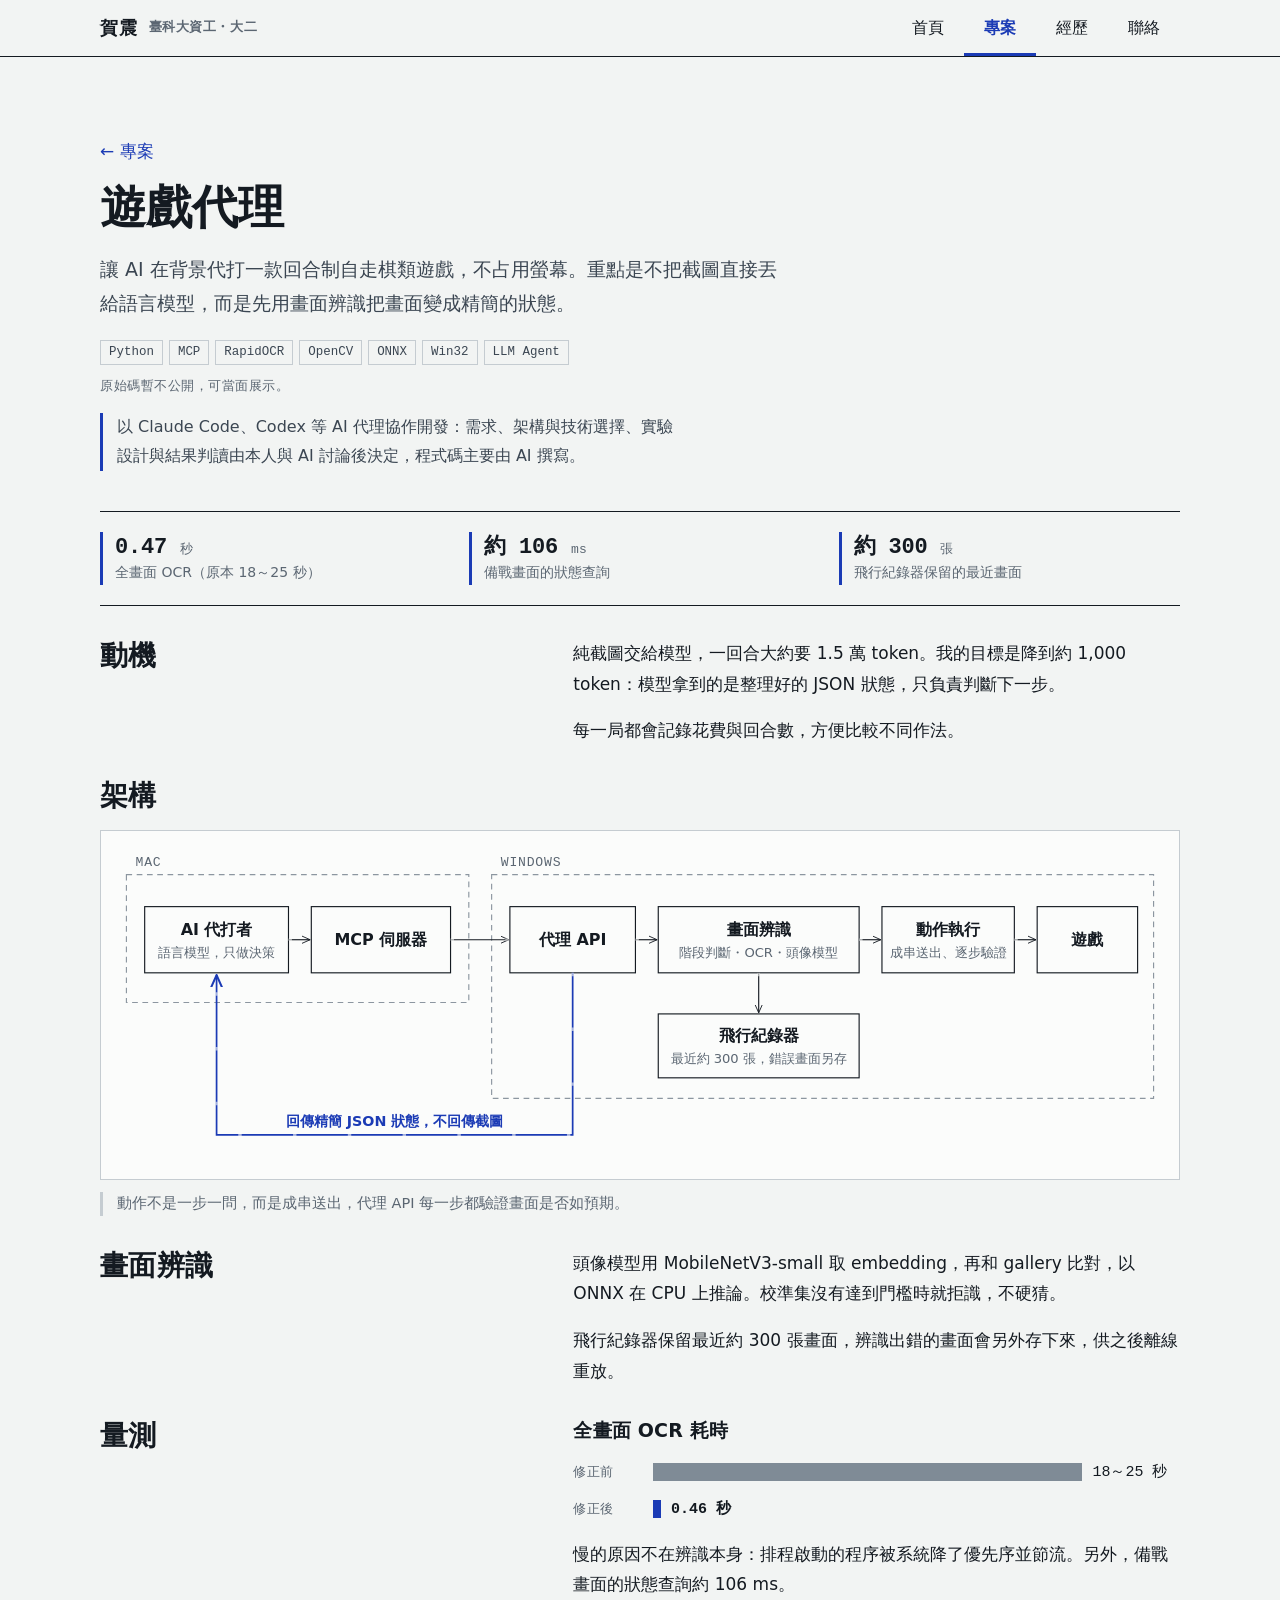
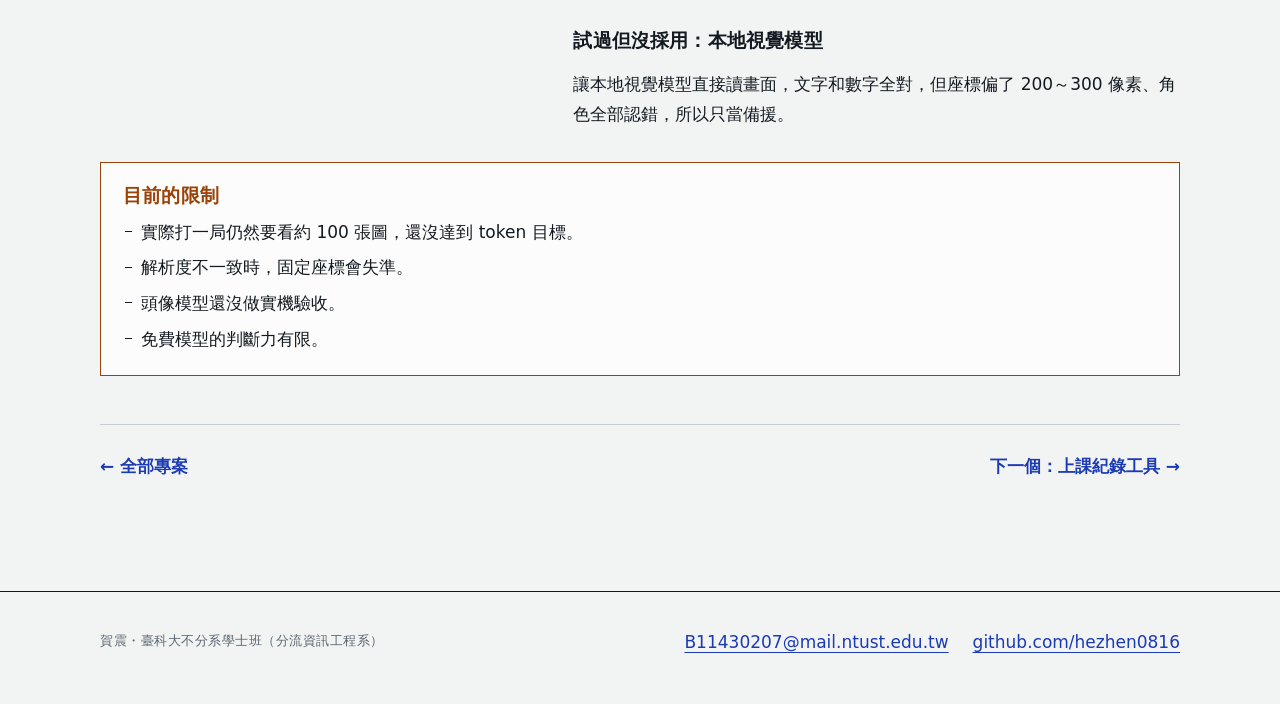
<file: projects/game-agent.html>
<!doctype html>
<html lang="zh-Hant-TW">
<head>
<meta charset="utf-8">
<meta name="viewport" content="width=device-width, initial-scale=1">
<title>遊戲代理｜賀震</title>
<meta name="description" content="LLM 代理透過 MCP 伺服器與畫面辨識，在背景代打一款回合制自走棋類遊戲：架構、量測與限制。">
<link rel="icon" href="../assets/img/favicon.svg" type="image/svg+xml">
<meta property="og:type" content="website">
<meta property="og:title" content="遊戲代理｜賀震">
<meta property="og:description" content="LLM 代理透過 MCP 伺服器與畫面辨識，在背景代打一款回合制自走棋類遊戲：架構、量測與限制。">
<meta property="og:url" content="https://hezhen0816.github.io/portfolio/projects/game-agent.html">
<meta property="og:image" content="https://hezhen0816.github.io/portfolio/assets/img/og.jpg">
<meta name="twitter:card" content="summary_large_image">
<link rel="stylesheet" href="../assets/css/base.css">
<link rel="stylesheet" href="../assets/css/layout.css">
<link rel="stylesheet" href="../assets/css/components.css">
<script src="../assets/js/motion.js"></script>
</head>
<body>
<a class="skip" href="#main">跳到主要內容</a>
<header class="site-head">
  <div class="wrap">
    <a class="brand" href="../index.html">賀震 <span class="note">臺科大資工・大二</span></a>
    <nav class="site-nav" aria-label="主要導覽">
      <ul>
        <li><a href="../index.html">首頁</a></li>
        <li><a href="../projects.html" aria-current="page">專案</a></li>
        <li><a href="../experience.html">經歷</a></li>
        <li><a href="../index.html#contact">聯絡</a></li>
      </ul>
    </nav>
  </div>
</header>
<main id="main">
<article>
<div class="wrap page-head">
  <a class="crumb" href="../projects.html">← 專案</a>
  <h1>遊戲代理</h1>
  <p class="lead">讓 AI 在背景代打一款回合制自走棋類遊戲，不占用螢幕。重點是不把截圖直接丟給語言模型，而是先用畫面辨識把畫面變成精簡的狀態。</p>
  <ul class="tags" style="margin-top:20px"><li>Python</li><li>MCP</li><li>RapidOCR</li><li>OpenCV</li><li>ONNX</li><li>Win32</li><li>LLM Agent</li></ul>
  <p class="note" style="margin-top:12px">原始碼暫不公開，可當面展示。</p>
  <p class="lead disclosure">以 Claude Code、Codex 等 AI 代理協作開發：需求、架構與技術選擇、實驗設計與結果判讀由本人與 AI 討論後決定，程式碼主要由 AI 撰寫。</p>
</div>

<div class="wrap stack-lg">
  <div class="facts">
    <div class="measure"><p class="val">0.47 <small>秒</small></p><p class="cap">全畫面 OCR（原本 18～25 秒）</p></div>
    <div class="measure"><p class="val">約 106 <small>ms</small></p><p class="cap">備戰畫面的狀態查詢</p></div>
    <div class="measure"><p class="val">約 300 <small>張</small></p><p class="cap">飛行紀錄器保留的最近畫面</p></div>
  </div>

  <section class="split" aria-labelledby="why">
    <h2 id="why">動機</h2>
    <div class="stack">
      <p>純截圖交給模型，一回合大約要 1.5 萬 token。我的目標是降到約 1,000 token：模型拿到的是整理好的 JSON 狀態，只負責判斷下一步。</p>
      <p>每一局都會記錄花費與回合數，方便比較不同作法。</p>
    </div>
  </section>

  <section aria-labelledby="arch" class="stack">
    <h2 id="arch">架構</h2>
    <figure class="diagram">
      <svg class="d-wide" viewBox="0 0 920 280" role="img" aria-labelledby="dgw-t dgw-d">
        <title id="dgw-t">遊戲代理架構圖</title>
        <desc id="dgw-d">Mac 上的 AI 代打者經 MCP 伺服器呼叫 Windows 上的代理 API，代理 API 經畫面辨識與動作執行操作遊戲，並回傳精簡 JSON 狀態而不是截圖。畫面辨識旁有飛行紀錄器保留最近約 300 張畫面。</desc>
        <defs>
          <marker id="aw" viewBox="0 0 10 10" refX="9" refY="5" markerWidth="8" markerHeight="8" orient="auto"><path d="M0 1 L9 5 L0 9" fill="none" stroke="#141a21"/></marker>
          <marker id="awb" viewBox="0 0 10 10" refX="9" refY="5" markerWidth="8" markerHeight="8" orient="auto"><path d="M0 1 L9 5 L0 9" fill="none" stroke="#1b3bb5" stroke-width="1.5"/></marker>
        </defs>
        <rect class="dg-zone" x="10" y="26" width="300" height="112"/><text class="dg-z" x="18" y="18">MAC</text>
        <rect class="dg-zone" x="330" y="26" width="580" height="196"/><text class="dg-z" x="338" y="18">WINDOWS</text>
        <rect class="dg-box" x="26" y="54" width="126" height="58"/><text class="dg-t" x="89" y="79">AI 代打者</text><text class="dg-s" x="89" y="98">語言模型，只做決策</text>
        <rect class="dg-box" x="172" y="54" width="122" height="58"/><text class="dg-t" x="233" y="88">MCP 伺服器</text>
        <rect class="dg-box" x="346" y="54" width="110" height="58"/><text class="dg-t" x="401" y="88">代理 API</text>
        <rect class="dg-box" x="476" y="54" width="176" height="58"/><text class="dg-t" x="564" y="79">畫面辨識</text><text class="dg-s" x="564" y="98">階段判斷・OCR・頭像模型</text>
        <rect class="dg-box" x="672" y="54" width="116" height="58"/><text class="dg-t" x="730" y="79">動作執行</text><text class="dg-s" x="730" y="98">成串送出、逐步驗證</text>
        <rect class="dg-box" x="808" y="54" width="88" height="58"/><text class="dg-t" x="852" y="88">遊戲</text>
        <path class="dg-line" d="M152 83 H171" marker-end="url(#aw)"/>
        <path class="dg-line" d="M294 83 H345" marker-end="url(#aw)"/>
        <path class="dg-line" d="M456 83 H475" marker-end="url(#aw)"/>
        <path class="dg-line" d="M652 83 H671" marker-end="url(#aw)"/>
        <path class="dg-line" d="M788 83 H807" marker-end="url(#aw)"/>
        <rect class="dg-box" x="476" y="148" width="176" height="56"/><text class="dg-t" x="564" y="172">飛行紀錄器</text><text class="dg-s" x="564" y="191">最近約 300 張，錯誤畫面另存</text>
        <path class="dg-line" d="M564 112 V147" marker-end="url(#aw)"/>
        <path class="dg-back" d="M401 112 V254 H89 V114" marker-end="url(#awb)"/>
        <text class="dg-b" x="245" y="246">回傳精簡 JSON 狀態，不回傳截圖</text>
      </svg>
      <svg class="d-tall" viewBox="0 0 340 560" role="img" aria-labelledby="dgt-t dgt-d">
        <title id="dgt-t">遊戲代理架構圖</title>
        <desc id="dgt-d">由上到下：Mac 上的 AI 代打者、MCP 伺服器；Windows 上的代理 API、畫面辨識、動作執行、遊戲。代理 API 回傳精簡 JSON 狀態給 AI 代打者。</desc>
        <defs>
          <marker id="av" viewBox="0 0 10 10" refX="9" refY="5" markerWidth="8" markerHeight="8" orient="auto"><path d="M0 1 L9 5 L0 9" fill="none" stroke="#141a21"/></marker>
          <marker id="avb" viewBox="0 0 10 10" refX="9" refY="5" markerWidth="8" markerHeight="8" orient="auto"><path d="M0 1 L9 5 L0 9" fill="none" stroke="#1b3bb5" stroke-width="1.5"/></marker>
        </defs>
        <rect class="dg-zone" x="6" y="24" width="328" height="170"/><text class="dg-z" x="12" y="16">MAC</text>
        <rect class="dg-zone" x="6" y="222" width="328" height="330"/><text class="dg-z" x="12" y="214">WINDOWS</text>
        <rect class="dg-box" x="30" y="40" width="210" height="56"/><text class="dg-t" x="135" y="64">AI 代打者</text><text class="dg-s" x="135" y="83">語言模型，只做決策</text>
        <rect class="dg-box" x="30" y="122" width="210" height="56"/><text class="dg-t" x="135" y="155">MCP 伺服器</text>
        <rect class="dg-box" x="30" y="240" width="210" height="56"/><text class="dg-t" x="135" y="273">代理 API</text>
        <rect class="dg-box" x="30" y="322" width="210" height="56"/><text class="dg-t" x="135" y="346">畫面辨識</text><text class="dg-s" x="135" y="365">階段判斷・OCR・頭像模型</text>
        <rect class="dg-box" x="30" y="404" width="210" height="56"/><text class="dg-t" x="135" y="428">動作執行</text><text class="dg-s" x="135" y="447">成串送出、逐步驗證</text>
        <rect class="dg-box" x="30" y="486" width="210" height="50"/><text class="dg-t" x="135" y="516">遊戲</text>
        <path class="dg-line" d="M135 96 V121" marker-end="url(#av)"/>
        <path class="dg-line" d="M135 178 V239" marker-end="url(#av)"/>
        <path class="dg-line" d="M135 296 V321" marker-end="url(#av)"/>
        <path class="dg-line" d="M135 378 V403" marker-end="url(#av)"/>
        <path class="dg-line" d="M135 460 V485" marker-end="url(#av)"/>
        <path class="dg-back" d="M240 268 H292 V68 H242" marker-end="url(#avb)"/>
        <text class="dg-b" transform="translate(312 118) rotate(90)">回傳精簡 JSON 狀態</text>
      </svg>
      <figcaption class="visually-hidden">遊戲代理的架構</figcaption>
    </figure>
    <p class="flow-note">動作不是一步一問，而是成串送出，代理 API 每一步都驗證畫面是否如預期。</p>
  </section>

  <section class="split" aria-labelledby="vision">
    <h2 id="vision">畫面辨識</h2>
    <div class="stack">
      <p>頭像模型用 MobileNetV3-small 取 embedding，再和 gallery 比對，以 ONNX 在 CPU 上推論。校準集沒有達到門檻時就拒識，不硬猜。</p>
      <p>飛行紀錄器保留最近約 300 張畫面，辨識出錯的畫面會另外存下來，供之後離線重放。</p>
    </div>
  </section>

  <section class="split" aria-labelledby="meas">
    <h2 id="meas">量測</h2>
    <div class="stack">
      <h3>全畫面 OCR 耗時</h3>
      <div class="ba" role="img" aria-label="全畫面 OCR 耗時：修正前 18 到 25 秒，修正後 0.47 秒">
        <div class="before"><span class="note">修正前</span><span class="track"><span class="fill" style="--v:1"></span><span class="num">18～25 秒</span></span></div>
        <div class="after"><span class="note">修正後</span><span class="track"><span class="fill" style="--v:0.0188"></span><span class="num"><strong>0.47 秒</strong></span></span></div>
      </div>
      <p>慢的原因不在辨識本身：排程啟動的程序被系統降了優先序並節流。另外，備戰畫面的狀態查詢約 106 ms。</p>
      <h3 style="margin-top:28px">試過但沒採用：本地視覺模型</h3>
      <p>讓本地視覺模型直接讀畫面，文字和數字全對，但座標偏了 200～300 像素、角色全部認錯，所以只當備援。</p>
    </div>
  </section>

  <section class="limits" aria-labelledby="lim">
    <h2 id="lim">目前的限制</h2>
    <ul>
      <li>實際打一局仍然要看約 100 張圖，還沒達到 token 目標。</li>
      <li>解析度不一致時，固定座標會失準。</li>
      <li>頭像模型還沒做實機驗收。</li>
      <li>免費模型的判斷力有限。</li>
    </ul>
  </section>

  <nav class="pager" aria-label="其他專案">
    <a href="../projects.html">← 全部專案</a>
    <a href="lecture-tool.html">下一個：上課紀錄工具 →</a>
  </nav>
</div>
</article>
</main>
<footer class="site-foot">
  <div class="wrap">
    <p class="note">賀震・臺科大不分系學士班（分流資訊工程系）</p>
    <p class="foot-links">
      <a href="mailto:B11430207@mail.ntust.edu.tw">B11430207@mail.ntust.edu.tw</a>
      <a href="https://github.com/hezhen0816" rel="noopener">github.com/hezhen0816</a>
    </p>
  </div>
</footer>
</body>
</html>
</file>
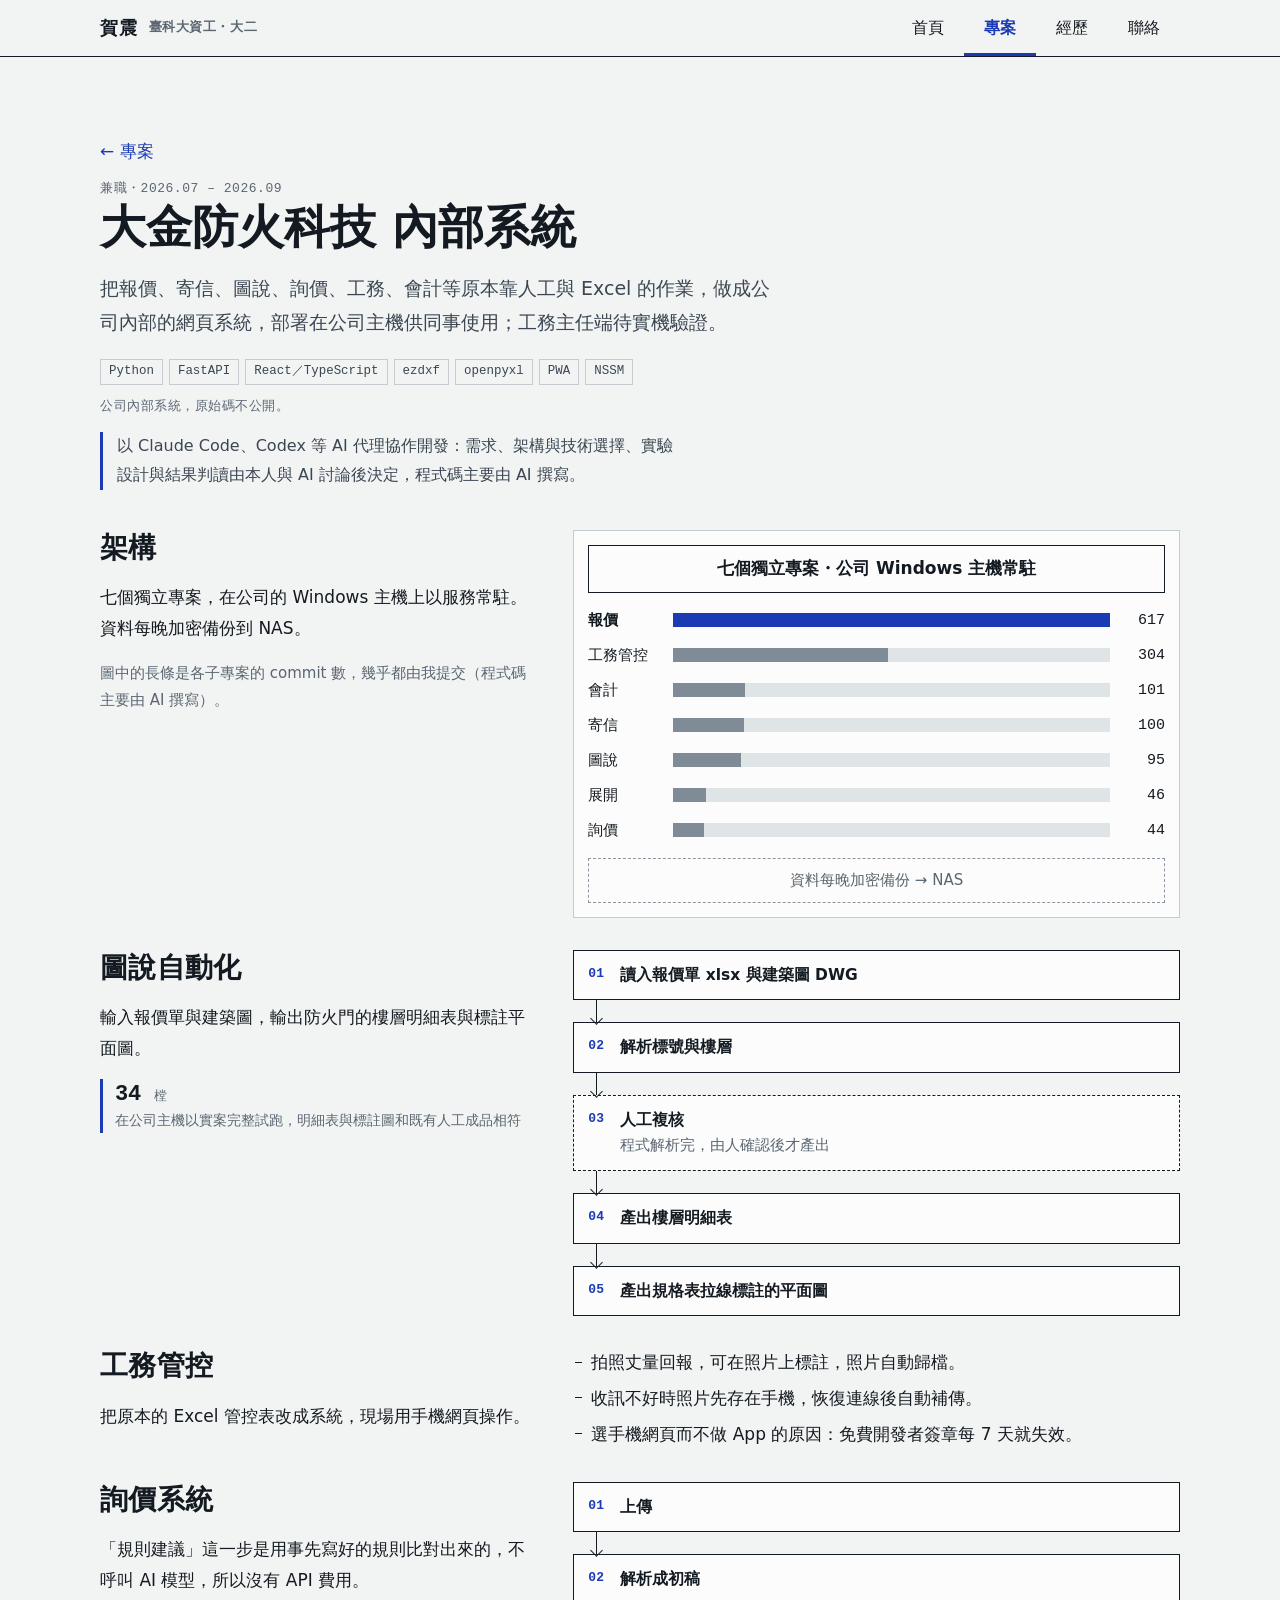
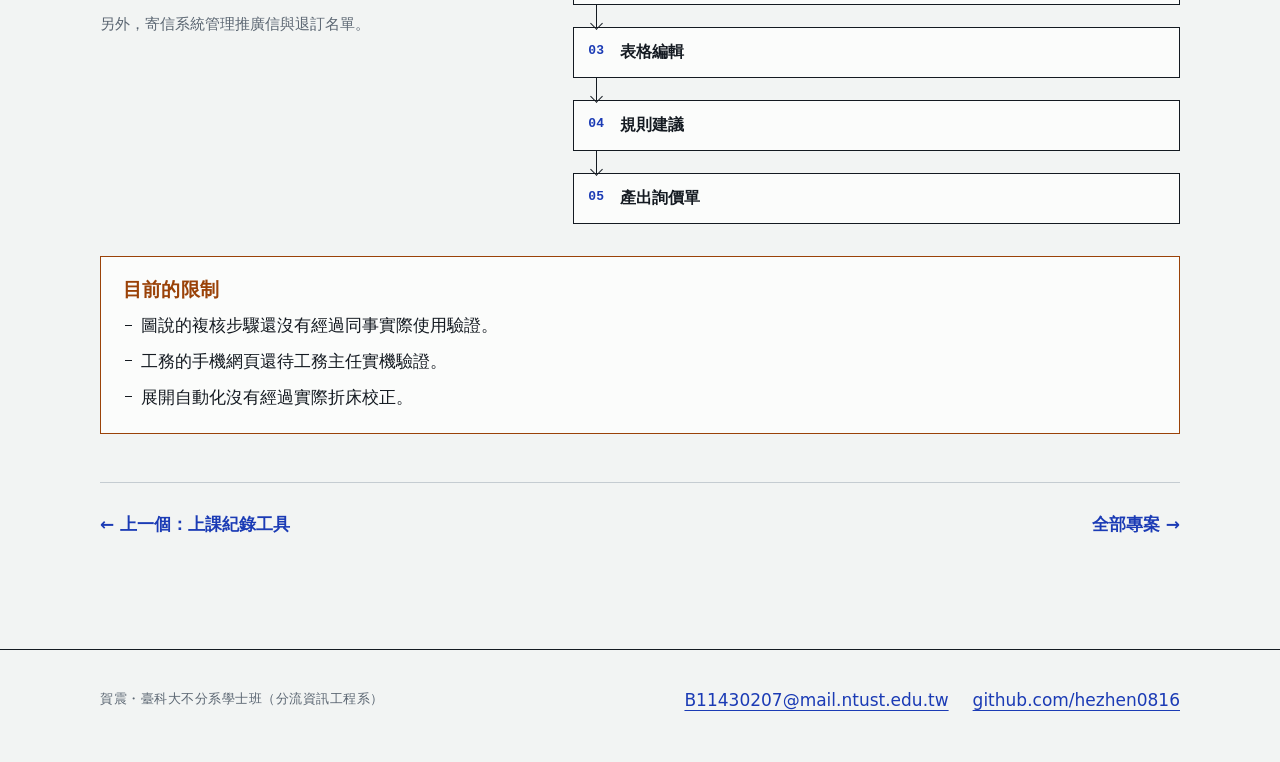
<file: projects/internal-systems.html>
<!doctype html>
<html lang="zh-Hant-TW">
<head>
<meta charset="utf-8">
<meta name="viewport" content="width=device-width, initial-scale=1">
<title>大金防火科技 內部系統｜賀震</title>
<meta name="description" content="兼職期間為大金防火科技做的七個內部網頁系統：架構、圖說自動化、工務管控、詢價系統與限制。">
<link rel="icon" href="../assets/img/favicon.svg" type="image/svg+xml">
<meta property="og:type" content="website">
<meta property="og:title" content="大金防火科技 內部系統｜賀震">
<meta property="og:description" content="兼職期間為大金防火科技做的七個內部網頁系統：架構、圖說自動化、工務管控、詢價系統與限制。">
<meta property="og:url" content="https://hezhen0816.github.io/portfolio/projects/internal-systems.html">
<meta property="og:image" content="https://hezhen0816.github.io/portfolio/assets/img/og.jpg">
<meta name="twitter:card" content="summary_large_image">
<link rel="stylesheet" href="../assets/css/base.css">
<link rel="stylesheet" href="../assets/css/layout.css">
<link rel="stylesheet" href="../assets/css/components.css">
<script src="../assets/js/motion.js"></script>
</head>
<body>
<a class="skip" href="#main">跳到主要內容</a>
<header class="site-head">
  <div class="wrap">
    <a class="brand" href="../index.html">賀震 <span class="note">臺科大資工・大二</span></a>
    <nav class="site-nav" aria-label="主要導覽">
      <ul>
        <li><a href="../index.html">首頁</a></li>
        <li><a href="../projects.html" aria-current="page">專案</a></li>
        <li><a href="../experience.html">經歷</a></li>
        <li><a href="../index.html#contact">聯絡</a></li>
      </ul>
    </nav>
  </div>
</header>
<main id="main">
<article>
<div class="wrap page-head">
  <a class="crumb" href="../projects.html">← 專案</a>
  <p class="note">兼職・2026.07 – 2026.09</p>
  <h1>大金防火科技 內部系統</h1>
  <p class="lead">把報價、寄信、圖說、詢價、工務、會計等原本靠人工與 Excel 的作業，做成公司內部的網頁系統，部署在公司主機供同事使用；工務主任端待實機驗證。</p>
  <ul class="tags" style="margin-top:20px"><li>Python</li><li>FastAPI</li><li>React／TypeScript</li><li>ezdxf</li><li>openpyxl</li><li>PWA</li><li>NSSM</li></ul>
  <p class="note" style="margin-top:12px">公司內部系統，原始碼不公開。</p>
  <p class="lead disclosure">以 Claude Code、Codex 等 AI 代理協作開發：需求、架構與技術選擇、實驗設計與結果判讀由本人與 AI 討論後決定，程式碼主要由 AI 撰寫。</p>
</div>

<div class="wrap stack-lg">
  <section class="split" aria-labelledby="arch">
    <div class="stack">
      <h2 id="arch">架構</h2>
      <p>七個獨立專案，在公司的 Windows 主機上以服務常駐。資料每晚加密備份到 NAS。</p>
      <p class="muted" style="font-size:.9375rem">圖中的長條是各子專案的 commit 數，幾乎都由我提交（程式碼主要由 AI 撰寫）。</p>
    </div>
    <div>
      <figure class="diagram">
        <p class="dg-head">七個獨立專案・公司 Windows 主機常駐</p>
        <ul class="bars" aria-label="各子專案的 commit 數">
          <li class="pick"><span class="name">報價</span><span class="track"><span class="fill" style="--v:1"></span></span><span class="v num">617</span></li>
          <li><span class="name">工務管控</span><span class="track"><span class="fill" style="--v:.4927"></span></span><span class="v num">304</span></li>
          <li><span class="name">會計</span><span class="track"><span class="fill" style="--v:.1637"></span></span><span class="v num">101</span></li>
          <li><span class="name">寄信</span><span class="track"><span class="fill" style="--v:.1621"></span></span><span class="v num">100</span></li>
          <li><span class="name">圖說</span><span class="track"><span class="fill" style="--v:.154"></span></span><span class="v num">95</span></li>
          <li><span class="name">展開</span><span class="track"><span class="fill" style="--v:.0746"></span></span><span class="v num">46</span></li>
          <li><span class="name">詢價</span><span class="track"><span class="fill" style="--v:.0713"></span></span><span class="v num">44</span></li>
        </ul>
        <p class="dg-foot">資料每晚加密備份 → NAS</p>
        <figcaption class="visually-hidden">七個子專案與各自的 commit 數</figcaption>
      </figure>
    </div>
  </section>

  <section class="split" aria-labelledby="dwg">
    <div class="stack">
      <h2 id="dwg">圖說自動化</h2>
      <p>輸入報價單與建築圖，輸出防火門的樓層明細表與標註平面圖。</p>
      <div class="measure"><p class="val">34 <small>樘</small></p><p class="cap">在公司主機以實案完整試跑，明細表與標註圖和既有人工成品相符</p></div>
    </div>
    <ol class="flow">
      <li><span class="n" aria-hidden="true"></span><strong>讀入報價單 xlsx 與建築圖 DWG</strong></li>
      <li><span class="n" aria-hidden="true"></span><strong>解析標號與樓層</strong></li>
      <li class="human"><span class="n" aria-hidden="true"></span><strong>人工複核</strong><span class="d">程式解析完，由人確認後才產出</span></li>
      <li><span class="n" aria-hidden="true"></span><strong>產出樓層明細表</strong></li>
      <li><span class="n" aria-hidden="true"></span><strong>產出規格表拉線標註的平面圖</strong></li>
    </ol>
  </section>

  <section class="split" aria-labelledby="site">
    <div class="stack">
      <h2 id="site">工務管控</h2>
      <p>把原本的 Excel 管控表改成系統，現場用手機網頁操作。</p>
    </div>
    <ul class="dots">
      <li>拍照丈量回報，可在照片上標註，照片自動歸檔。</li>
      <li>收訊不好時照片先存在手機，恢復連線後自動補傳。</li>
      <li>選手機網頁而不做 App 的原因：免費開發者簽章每 7 天就失效。</li>
    </ul>
  </section>

  <section class="split" aria-labelledby="rfq">
    <div class="stack">
      <h2 id="rfq">詢價系統</h2>
      <p>「規則建議」這一步是用事先寫好的規則比對出來的，不呼叫 AI 模型，所以沒有 API 費用。</p>
      <p class="muted" style="font-size:.9375rem">另外，寄信系統管理推廣信與退訂名單。</p>
    </div>
    <ol class="flow">
      <li><span class="n" aria-hidden="true"></span><strong>上傳</strong></li>
      <li><span class="n" aria-hidden="true"></span><strong>解析成初稿</strong></li>
      <li><span class="n" aria-hidden="true"></span><strong>表格編輯</strong></li>
      <li><span class="n" aria-hidden="true"></span><strong>規則建議</strong></li>
      <li><span class="n" aria-hidden="true"></span><strong>產出詢價單</strong></li>
    </ol>
  </section>

  <section class="limits" aria-labelledby="lim">
    <h2 id="lim">目前的限制</h2>
    <ul>
      <li>圖說的複核步驟還沒有經過同事實際使用驗證。</li>
      <li>工務的手機網頁還待工務主任實機驗證。</li>
      <li>展開自動化沒有經過實際折床校正。</li>
    </ul>
  </section>

  <nav class="pager" aria-label="其他專案">
    <a href="lecture-tool.html">← 上一個：上課紀錄工具</a>
    <a href="../projects.html">全部專案 →</a>
  </nav>
</div>
</article>
</main>
<footer class="site-foot">
  <div class="wrap">
    <p class="note">賀震・臺科大不分系學士班（分流資訊工程系）</p>
    <p class="foot-links">
      <a href="mailto:B11430207@mail.ntust.edu.tw">B11430207@mail.ntust.edu.tw</a>
      <a href="https://github.com/hezhen0816" rel="noopener">github.com/hezhen0816</a>
    </p>
  </div>
</footer>
</body>
</html>
</file>
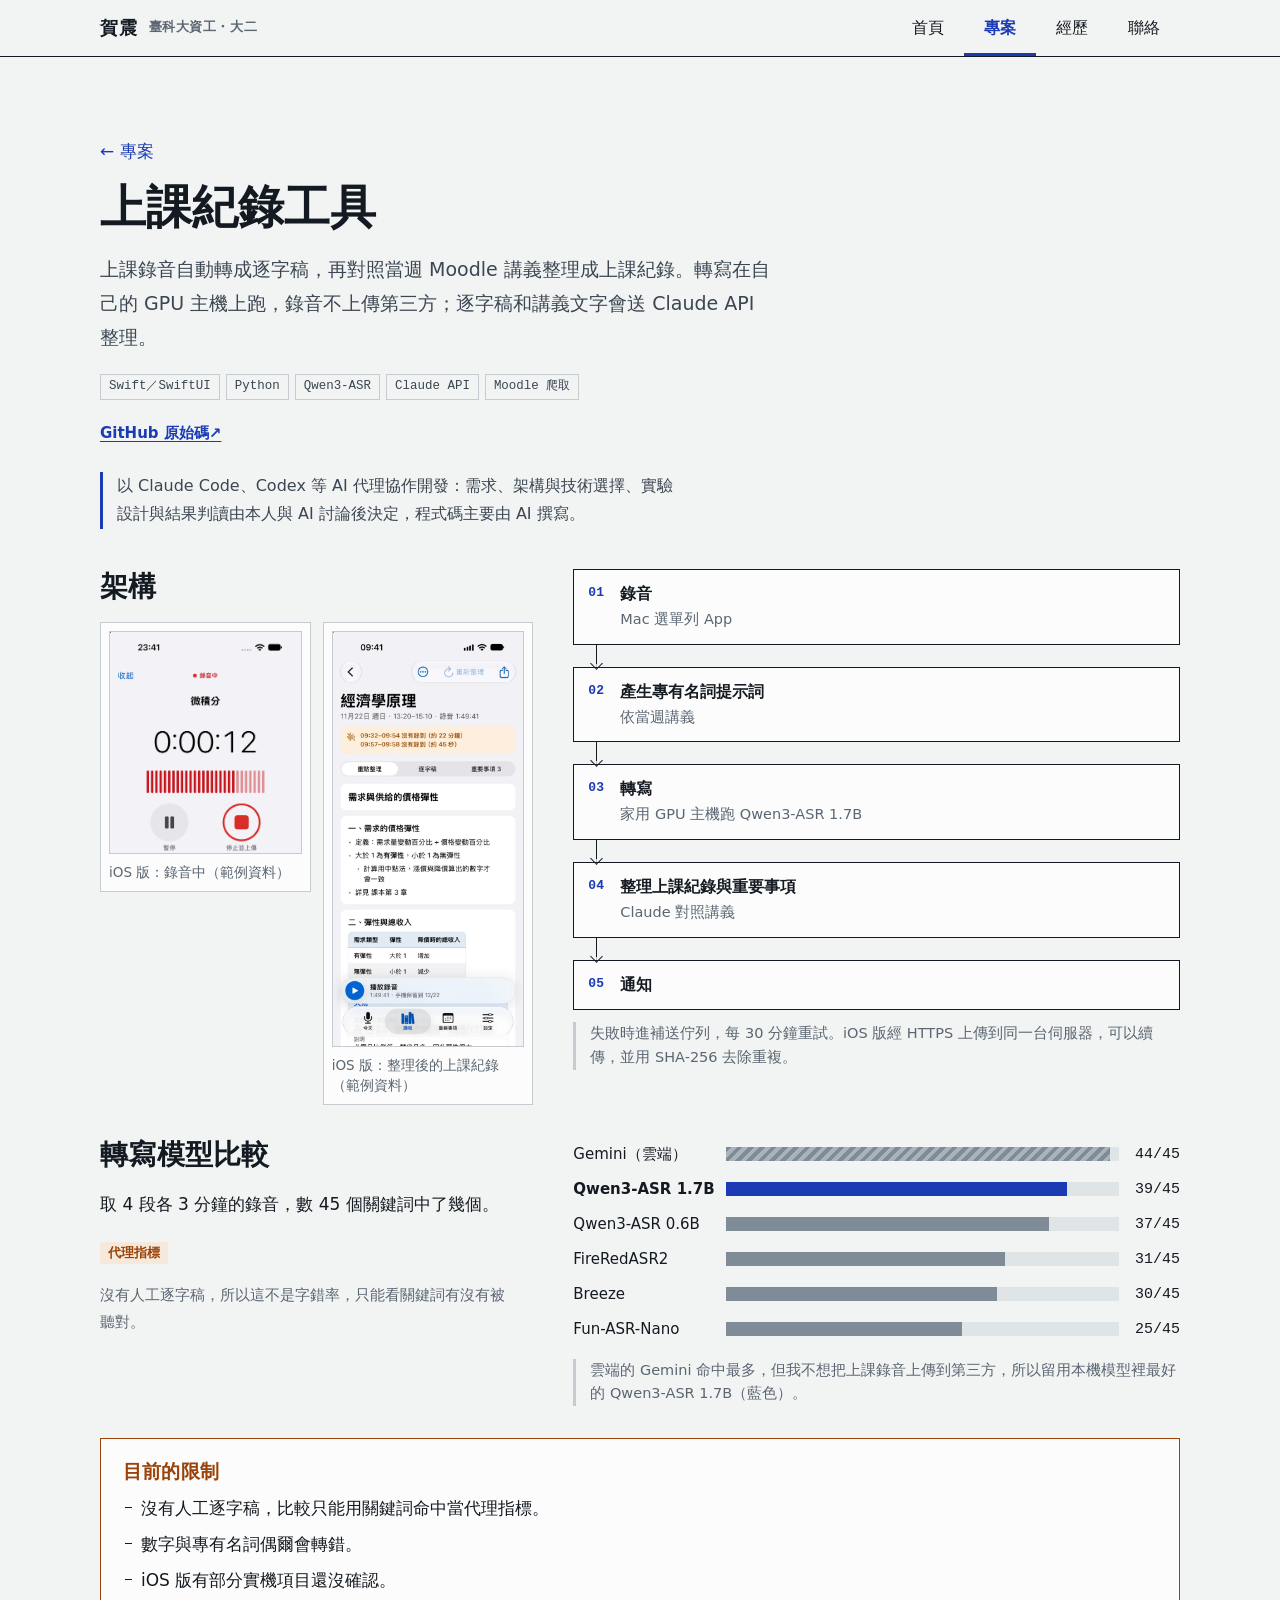
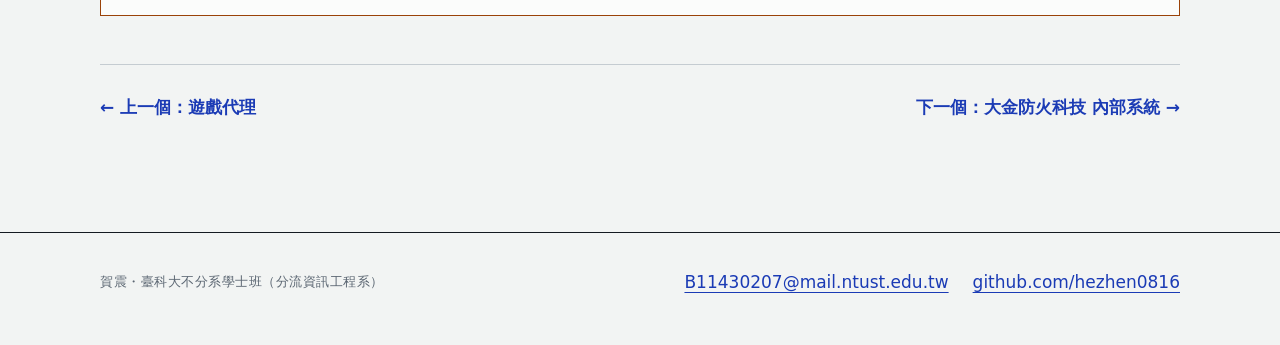
<file: projects/lecture-tool.html>
<!doctype html>
<html lang="zh-Hant-TW">
<head>
<meta charset="utf-8">
<meta name="viewport" content="width=device-width, initial-scale=1">
<title>上課紀錄工具｜賀震</title>
<meta name="description" content="上課錄音自動轉逐字稿並對照講義整理成上課紀錄：架構、轉寫模型比較與限制。">
<link rel="icon" href="../assets/img/favicon.svg" type="image/svg+xml">
<meta property="og:type" content="website">
<meta property="og:title" content="上課紀錄工具｜賀震">
<meta property="og:description" content="上課錄音自動轉逐字稿並對照講義整理成上課紀錄：架構、轉寫模型比較與限制。">
<meta property="og:url" content="https://hezhen0816.github.io/portfolio/projects/lecture-tool.html">
<meta property="og:image" content="https://hezhen0816.github.io/portfolio/assets/img/og.jpg">
<meta name="twitter:card" content="summary_large_image">
<link rel="stylesheet" href="../assets/css/base.css">
<link rel="stylesheet" href="../assets/css/layout.css">
<link rel="stylesheet" href="../assets/css/components.css">
<script src="../assets/js/motion.js"></script>
<script src="../assets/js/gallery.js" defer></script>
</head>
<body>
<a class="skip" href="#main">跳到主要內容</a>
<header class="site-head">
  <div class="wrap">
    <a class="brand" href="../index.html">賀震 <span class="note">臺科大資工・大二</span></a>
    <nav class="site-nav" aria-label="主要導覽">
      <ul>
        <li><a href="../index.html">首頁</a></li>
        <li><a href="../projects.html" aria-current="page">專案</a></li>
        <li><a href="../experience.html">經歷</a></li>
        <li><a href="../index.html#contact">聯絡</a></li>
      </ul>
    </nav>
  </div>
</header>
<main id="main">
<article>
<div class="wrap page-head">
  <a class="crumb" href="../projects.html">← 專案</a>
  <h1>上課紀錄工具</h1>
  <p class="lead">上課錄音自動轉成逐字稿，再對照當週 Moodle 講義整理成上課紀錄。轉寫在自己的 GPU 主機上跑，錄音不上傳第三方；逐字稿和講義文字會送 Claude API 整理。</p>
  <ul class="tags" style="margin-top:20px"><li>Swift／SwiftUI</li><li>Python</li><li>Qwen3-ASR</li><li>Claude API</li><li>Moodle 爬取</li></ul>
  <p class="repo" style="margin-top:12px"><a href="https://github.com/hezhen0816/lecture-notes">GitHub 原始碼 <span class="arrow" aria-hidden="true">↗</span></a></p>
  <p class="lead disclosure">以 Claude Code、Codex 等 AI 代理協作開發：需求、架構與技術選擇、實驗設計與結果判讀由本人與 AI 討論後決定，程式碼主要由 AI 撰寫。</p>
</div>

<div class="wrap stack-lg">
  <section class="split" aria-labelledby="arch">
    <div class="stack">
      <h2 id="arch">架構</h2>
      <div class="phones">
        <figure><button type="button" class="zoom" data-full="../assets/img/lecture-recording.png" aria-label="放大截圖"><img src="../assets/img/lecture-recording.png" width="460" height="535" alt="上課紀錄工具 iOS 版的錄音畫面：課程名稱、計時 0:00:12、音量波形，以及暫停與停止並上傳按鈕"></button><figcaption>iOS 版：錄音中（範例資料）</figcaption></figure>
        <figure><button type="button" class="zoom" data-full="../assets/img/lecture-notes.webp" aria-label="放大截圖"><img src="../assets/img/lecture-notes.webp" width="600" height="1304" alt="上課紀錄工具 iOS 版的上課紀錄畫面：課程為經濟學原理，分成重點整理、逐字稿、重要事項三個分頁，重點整理為需求價格彈性的條列與表格"></button><figcaption>iOS 版：整理後的上課紀錄（範例資料）</figcaption></figure>
      </div>
    </div>
    <div>
      <ol class="flow">
        <li><span class="n" aria-hidden="true"></span><strong>錄音</strong><span class="d">Mac 選單列 App</span></li>
        <li><span class="n" aria-hidden="true"></span><strong>產生專有名詞提示詞</strong><span class="d">依當週講義</span></li>
        <li><span class="n" aria-hidden="true"></span><strong>轉寫</strong><span class="d">家用 GPU 主機跑 Qwen3-ASR 1.7B</span></li>
        <li><span class="n" aria-hidden="true"></span><strong>整理上課紀錄與重要事項</strong><span class="d">Claude 對照講義</span></li>
        <li><span class="n" aria-hidden="true"></span><strong>通知</strong></li>
      </ol>
      <p class="flow-note">失敗時進補送佇列，每 30 分鐘重試。iOS 版經 HTTPS 上傳到同一台伺服器，可以續傳，並用 SHA-256 去除重複。</p>
    </div>
  </section>

  <section class="split" aria-labelledby="meas">
    <div class="stack">
      <h2 id="meas">轉寫模型比較</h2>
      <p>取 4 段各 3 分鐘的錄音，數 45 個關鍵詞中了幾個。</p>
      <p><span class="flag warn">代理指標</span></p>
      <p class="muted" style="font-size:.9375rem">沒有人工逐字稿，所以這不是字錯率，只能看關鍵詞有沒有被聽對。</p>
    </div>
    <div>
      <ul class="bars" aria-label="各轉寫模型在 45 個關鍵詞中的命中數">
        <li class="ref"><span class="name">Gemini（雲端）</span><span class="track"><span class="fill" style="--v:.9778"></span></span><span class="v num">44/45</span></li>
        <li class="pick"><span class="name">Qwen3-ASR 1.7B</span><span class="track"><span class="fill" style="--v:.8667"></span></span><span class="v num">39/45</span></li>
        <li><span class="name">Qwen3-ASR 0.6B</span><span class="track"><span class="fill" style="--v:.8222"></span></span><span class="v num">37/45</span></li>
        <li><span class="name">FireRedASR2</span><span class="track"><span class="fill" style="--v:.7111"></span></span><span class="v num">32/45</span></li>
        <li><span class="name">Breeze</span><span class="track"><span class="fill" style="--v:.6889"></span></span><span class="v num">31/45</span></li>
        <li><span class="name">Fun-ASR-Nano</span><span class="track"><span class="fill" style="--v:.6"></span></span><span class="v num">27/45</span></li>
      </ul>
      <p class="flow-note">雲端的 Gemini 命中最多，但我不想把上課錄音上傳到第三方，所以留用本機模型裡最好的 Qwen3-ASR 1.7B（藍色）。</p>
    </div>
  </section>

  <section class="limits" aria-labelledby="lim">
    <h2 id="lim">目前的限制</h2>
    <ul>
      <li>沒有人工逐字稿，比較只能用關鍵詞命中當代理指標。</li>
      <li>數字與專有名詞偶爾會轉錯。</li>
      <li>iOS 版有部分實機項目還沒確認。</li>
    </ul>
  </section>

  <nav class="pager" aria-label="其他專案">
    <a href="game-agent.html">← 上一個：遊戲代理</a>
    <a href="internal-systems.html">下一個：大金防火科技 內部系統 →</a>
  </nav>
</div>
</article>
</main>
<footer class="site-foot">
  <div class="wrap">
    <p class="note">賀震・臺科大不分系學士班（分流資訊工程系）</p>
    <p class="foot-links">
      <a href="mailto:B11430207@mail.ntust.edu.tw">B11430207@mail.ntust.edu.tw</a>
      <a href="https://github.com/hezhen0816" rel="noopener">github.com/hezhen0816</a>
    </p>
  </div>
</footer>
</body>
</html>
</file>
<file: assets/css/base.css>
/* base.css — design tokens, reset, typography, links, focus */
:root {
  color-scheme: light;
  --paper: #f2f4f3;        /* drafting vellum */
  --sheet: #fbfcfb;        /* raised surface */
  --ink: #141a21;
  --ink-2: #3b4652;
  --muted: #5b6672;
  --line: #c5ccd1;
  --line-strong: #141a21;
  --blue: #1b3bb5;         /* layout-fluid blue, the single accent */
  --blue-soft: #e2e7f7;
  --scribe: #9a4208;       /* caveats and limits only */
  --scribe-soft: #f6e9dc;

  --sans: "PingFang TC", "Noto Sans TC", "Microsoft JhengHei", "Heiti TC", system-ui, sans-serif;
  --mono: ui-monospace, "SF Mono", "Cascadia Mono", Menlo, Consolas, "PingFang TC", "Microsoft JhengHei", monospace;

  --wrap: 1080px;
  --gutter: clamp(18px, 4vw, 40px);
  --step: clamp(56px, 8vw, 104px);
}

*, *::before, *::after { box-sizing: border-box; }
html { -webkit-text-size-adjust: 100%; text-size-adjust: 100%; scroll-behavior: smooth; }
body {
  margin: 0;
  background: var(--paper);
  color: var(--ink);
  font-family: var(--sans);
  font-size: 1.0625rem;
  line-height: 1.8;
  overflow-wrap: anywhere;
  -webkit-font-smoothing: antialiased;
}
img, svg { max-width: 100%; height: auto; display: block; }
h1, h2, h3, h4, p, ul, ol, dl, dd, figure { margin: 0; }
ul, ol { padding: 0; list-style: none; }

h1, h2, h3 { line-height: 1.3; font-weight: 600; letter-spacing: 0.01em; text-wrap: balance; }
h1 { font-size: clamp(2rem, 5.4vw, 3.5rem); line-height: 1.22; letter-spacing: 0; }
h2 { font-size: clamp(1.4rem, 2.6vw, 1.75rem); }
h3 { font-size: 1.1875rem; }
p { text-wrap: pretty; }
.nb { display: inline-block; }            /* keep a phrase on one line */
strong { font-weight: 600; }

a { color: var(--blue); text-underline-offset: 0.22em; text-decoration-thickness: 1px; }
a:hover { text-decoration-thickness: 2px; }
:focus-visible { outline: 3px solid var(--blue); outline-offset: 3px; border-radius: 1px; }

/* small annotation text, like lettering on a drawing */
.note {
  font-family: var(--mono);
  font-size: 0.8125rem;
  line-height: 1.5;
  letter-spacing: 0.04em;
  color: var(--muted);
}
.num { font-family: var(--mono); font-variant-numeric: tabular-nums; letter-spacing: 0; }
.lead { font-size: clamp(1.0625rem, 1.6vw, 1.1875rem); color: var(--ink-2); max-width: 36em; }
.muted { color: var(--muted); }

.skip {
  position: absolute; left: 12px; top: -80px; z-index: 10;
  background: var(--ink); color: #fff; padding: 12px 16px; text-decoration: none;
}
.skip:focus { top: 12px; }

.visually-hidden {
  position: absolute; width: 1px; height: 1px; overflow: hidden;
  clip-path: inset(50%); white-space: nowrap;
}

@media (prefers-reduced-motion: reduce) {
  html { scroll-behavior: auto; }
  *, *::before, *::after { animation: none !important; transition: none !important; }
}
</file>
<file: assets/css/layout.css>
/* layout.css — page frame: header, main sections, grids, footer */
.wrap { width: 100%; max-width: calc(var(--wrap) + var(--gutter) * 2); margin-inline: auto; padding-inline: var(--gutter); }

/* header */
.site-head { border-bottom: 1px solid var(--line-strong); background: var(--paper); }
.site-head .wrap { display: flex; align-items: stretch; justify-content: space-between; gap: 8px; }
.brand {
  display: flex; align-items: center; gap: 10px; min-height: 56px;
  color: var(--ink); text-decoration: none; font-weight: 600; font-size: 1.125rem; letter-spacing: 0.08em;
}
.brand .note { display: none; }
.site-nav ul { display: flex; height: 100%; }
.site-nav a {
  display: flex; align-items: center; min-height: 56px; min-width: 44px; padding: 0 14px;
  color: var(--ink); text-decoration: none; font-size: 1rem;
  border-bottom: 3px solid transparent; border-top: 3px solid transparent;
}
.site-nav a:hover { color: var(--blue); }
.site-nav a[aria-current="page"] { border-bottom-color: var(--blue); color: var(--blue); font-weight: 600; }
@media (min-width: 640px) {
  .brand .note { display: inline; }
  .site-nav a { padding: 0 20px; }
}

/* sections */
.section { padding-block: calc(var(--step) * 0.5); }
.section + .section { padding-top: calc(var(--step) * 0.35); }
.page-head { padding-block: clamp(40px, 6vw, 72px) clamp(24px, 4vw, 40px); }
.page-head h1 { font-size: clamp(1.9rem, 4.6vw, 2.9rem); }
.page-head .lead { margin-top: 16px; }
.crumb { display: inline-flex; align-items: center; min-height: 44px; margin-bottom: 6px; text-decoration: none; }
.crumb:hover { text-decoration: underline; }

/* section heading: a dimension line with end ticks */
.sec-head { display: flex; align-items: baseline; justify-content: space-between; gap: 16px; flex-wrap: wrap; position: relative; padding-top: 18px; margin-bottom: 28px; border-top: 1px solid var(--line-strong); }
.sec-head::before, .sec-head::after { content: ""; position: absolute; top: -6px; width: 1px; height: 11px; background: var(--line-strong); }
.sec-head::before { left: 0; }
.sec-head::after { right: 0; }

/* grids */
.grid { display: grid; gap: 20px; }
@media (min-width: 720px) {
  .grid.two { grid-template-columns: repeat(2, minmax(0, 1fr)); }
  .grid.three { grid-template-columns: repeat(3, minmax(0, 1fr)); }
  .split { display: grid; grid-template-columns: minmax(0, 5fr) minmax(0, 7fr); gap: 40px; align-items: start; }
  .split.even { grid-template-columns: repeat(2, minmax(0, 1fr)); }
}
.split > * + * { margin-top: 24px; }
@media (min-width: 720px) { .split > * + * { margin-top: 0; } }
.stack > * + * { margin-top: 16px; }
.stack-lg > * + * { margin-top: 32px; }

/* hero */
.hero { padding-block: clamp(36px, 6vw, 80px) clamp(28px, 4vw, 48px);
  background-image:
    linear-gradient(to right, rgba(20,26,33,.045) 1px, transparent 1px),
    linear-gradient(to bottom, rgba(20,26,33,.045) 1px, transparent 1px);
  background-size: 32px 32px; background-position: center top;
  border-bottom: 1px solid var(--line);
}
.hero-grid { display: grid; gap: 28px; }
.hero h1 { margin-block: 14px 20px; }
.hero-actions { display: flex; flex-wrap: wrap; gap: 12px; margin-top: 28px; }
.hero-right { display: grid; gap: 14px; min-width: 0; }
.hero-photo { background: var(--sheet); border: 1px solid var(--line-strong); padding: 6px; }
.hero-photo img { width: 100%; height: auto; aspect-ratio: 4 / 3; object-fit: cover; }
.hero-photo figcaption { margin-top: 6px; font-size: 0.8438rem; color: var(--muted); line-height: 1.5; }
.hero-side { display: grid; gap: 14px; grid-template-columns: 84px minmax(0, 1fr); align-items: start; }
.hero-side .portrait { width: 84px; padding: 4px; }
@media (min-width: 900px) {
  .hero-grid { grid-template-columns: minmax(0, 1fr) 400px; gap: 56px; align-items: center; }
}

/* footer */
.site-foot { margin-top: var(--step); border-top: 1px solid var(--line-strong); padding-block: 28px 40px; }
.site-foot .wrap { display: flex; flex-wrap: wrap; gap: 8px 32px; justify-content: space-between; align-items: center; }
.site-foot a { display: inline-flex; align-items: center; min-height: 44px; }
.foot-links { display: flex; flex-wrap: wrap; gap: 0 24px; }
.sec-head > a { display: inline-flex; align-items: center; min-height: 44px; }
.brand { min-width: 44px; }
@media (max-width: 639px) { .site-nav a { padding: 0 9px; } }
.hero h1 { font-size: clamp(2.1rem, 5.6vw, 3.6rem); letter-spacing: 0.02em; }
</file>
<file: assets/css/components.css>
/* components.css — reusable pieces: buttons, title block, cards, path, timeline, figures, charts */

/* buttons */
.btn {
  display: inline-flex; align-items: center; gap: 8px; min-height: 48px; padding: 0 20px;
  border: 1px solid var(--ink); background: var(--ink); color: #fff;
  text-decoration: none; font-weight: 600; font-size: 1rem; transition: background-color .15s, color .15s, border-color .15s;
}
.btn:hover { background: var(--blue); border-color: var(--blue); }
.btn.ghost { background: transparent; color: var(--ink); }
.btn.ghost:hover { color: var(--blue); border-color: var(--blue); background: var(--sheet); }
.arrow { display: inline-block; transition: transform .15s; }
a:hover .arrow { transform: translateX(3px); }

/* portrait with drawing-frame corner marks */
.portrait { position: relative; background: var(--sheet); border: 1px solid var(--line-strong); padding: 6px; }
.portrait img { width: 100%; aspect-ratio: 4 / 5; object-fit: cover; object-position: center 15%; }

/* title block — the corner table of an engineering drawing */
.title-block { border: 1px solid var(--line-strong); background: var(--sheet); display: grid; grid-template-columns: 1fr 1fr; }
.title-block > div { padding: 8px 12px 9px; border-top: 1px solid var(--line-strong); min-width: 0; }
.title-block > div:nth-child(-n+1), .title-block > div.wide:first-child { border-top: 0; }
.title-block > div.wide { grid-column: 1 / -1; }
.title-block > div.half + div.half { border-left: 1px solid var(--line-strong); }
.title-block dt { font-family: var(--mono); font-size: 0.75rem; letter-spacing: 0.08em; color: var(--muted); line-height: 1.4; }
.title-block dd { font-size: 0.9375rem; line-height: 1.5; font-weight: 600; }
.title-block dd a { font-weight: 500; }

/* path: three stations along a measured line */
.path { display: grid; gap: 0; counter-reset: st; }
.path li { position: relative; padding: 0 0 26px 28px; border-left: 1px solid var(--line-strong); }
.path li:last-child { padding-bottom: 0; }
.path li::before { content: ""; position: absolute; left: -6px; top: 6px; width: 11px; height: 11px; background: var(--paper); border: 1px solid var(--line-strong); transform: rotate(45deg); }
.path li.now::before { background: var(--blue); border-color: var(--blue); }
.path .when { display: block; margin-bottom: 2px; }
.path h3 { font-size: 1.125rem; }
.path p { font-size: 0.9688rem; color: var(--ink-2); margin-top: 4px; line-height: 1.7; }
.path .big { font-size: 1.5rem; font-weight: 600; color: var(--blue); }
@media (min-width: 820px) {
  .path { grid-template-columns: repeat(3, minmax(0, 1fr)); }
  .path li { padding: 26px 28px 0 0; border-left: 0; border-top: 1px solid var(--line-strong); }
  .path li::before { left: 0; top: -6px; }
  .path li:last-child { padding-right: 0; }
}

/* cards */
.card { position: relative; display: flex; flex-direction: column; gap: 10px; background: var(--sheet); border: 1px solid var(--line); padding: 22px 22px 20px; transition: border-color .15s; }
.card:hover, .card:focus-within { border-color: var(--line-strong); }
.card h3 a { color: var(--ink); text-decoration: none; }
.card h3 a::after { content: ""; position: absolute; inset: 0; }   /* whole card is the tap target */
.card h3 a:hover { color: var(--blue); }
.card p { font-size: 0.9688rem; line-height: 1.75; color: var(--ink-2); }
.card .more { margin-top: auto; padding-top: 8px; color: var(--blue); font-weight: 600; font-size: 0.9375rem; }
.card.plain { padding: 20px 22px; }
.repo { font-size: 0.9375rem; font-weight: 600; }
.repo a { position: relative; z-index: 1; display: inline-flex; align-items: center; min-height: 44px; color: var(--blue); }   /* above the card-wide link overlay */
.card .kind { color: var(--muted); }

/* a measured result, set like a dimension callout */
.measure { border-left: 3px solid var(--blue); padding: 2px 0 2px 12px; }
.measure .val { font-family: var(--mono); font-size: 1.375rem; font-weight: 600; line-height: 1.3; color: var(--ink); letter-spacing: -0.01em; }
.measure .val small { font-size: 0.8125rem; font-weight: 500; color: var(--muted); letter-spacing: 0.02em; }
.measure .cap { font-size: 0.875rem; color: var(--muted); line-height: 1.5; }

/* tags */
.tags { display: flex; flex-wrap: wrap; gap: 6px; }
.tags li { font-family: var(--mono); font-size: 0.78rem; line-height: 1.4; padding: 3px 8px; border: 1px solid var(--line); color: var(--ink-2); background: var(--paper); }
.flag { display: inline-block; font-size: 0.8125rem; font-weight: 600; line-height: 1.4; padding: 2px 8px; background: var(--blue-soft); color: var(--blue); }
.flag.warn { background: var(--scribe-soft); color: var(--scribe); }

/* ruled list (awards, compact rows) */
.rows { border-top: 1px solid var(--line); }
.rows > li { display: grid; grid-template-columns: 5.2em minmax(0, 1fr); gap: 4px 16px; padding: 14px 0; border-bottom: 1px solid var(--line); align-items: baseline; }
.rows .when { padding-top: 2px; }
.rows .what { font-weight: 600; line-height: 1.55; }
.rows .res { color: var(--blue); white-space: nowrap; }
.rows .sub { display: block; font-weight: 400; font-size: 0.9375rem; color: var(--muted); line-height: 1.65; }

/* compact project list */
.plist > li { padding: 18px 0; border-bottom: 1px solid var(--line); }
.plist > li:first-child { border-top: 1px solid var(--line); }
.plist h3 { font-size: 1.0625rem; display: flex; flex-wrap: wrap; align-items: baseline; gap: 4px 12px; }
.plist p { font-size: 0.9688rem; color: var(--ink-2); line-height: 1.75; margin-top: 4px; max-width: 46em; }

/* timeline */
.timeline > li { display: grid; grid-template-columns: 3em minmax(0, 1fr); gap: 0 16px; }
.timeline .when { padding-top: 3px; }
.timeline .body { position: relative; padding: 0 0 26px 24px; border-left: 1px solid var(--line-strong); }
.timeline > li:last-child .body { padding-bottom: 4px; }
.timeline .body::before { content: ""; position: absolute; left: -5px; top: 9px; width: 9px; height: 9px; background: var(--paper); border: 1px solid var(--line-strong); transform: rotate(45deg); }
.timeline .key .body::before { background: var(--blue); border-color: var(--blue); }
.timeline h3 { font-size: 1.0625rem; line-height: 1.55; }
.timeline p { font-size: 0.9688rem; color: var(--ink-2); line-height: 1.75; margin-top: 2px; }

/* figures and empty photo slots */
.fig { background: var(--sheet); border: 1px solid var(--line); padding: 10px; }
.fig img { width: 100%; border: 1px solid var(--line); }
.fig figcaption, .slot + figcaption { margin-top: 8px; font-size: 0.875rem; color: var(--muted); line-height: 1.5; }
.fig.narrow { max-width: 400px; }
.slot {
  display: grid; place-items: center; aspect-ratio: 16 / 9; min-height: 150px;
  border: 1px dashed #8c96a0; color: var(--muted); font-size: 0.9375rem;
  background:
    linear-gradient(to top right, transparent calc(50% - .5px), rgba(20,26,33,.13) calc(50% - .5px), rgba(20,26,33,.13) calc(50% + .5px), transparent calc(50% + .5px)),
    linear-gradient(to bottom right, transparent calc(50% - .5px), rgba(20,26,33,.13) calc(50% - .5px), rgba(20,26,33,.13) calc(50% + .5px), transparent calc(50% + .5px));
}
.slot span { background: var(--paper); padding: 4px 12px; }
.slot.tall { aspect-ratio: 4 / 3; }

/* flow: pipeline steps that stack on phones */
.flow { display: grid; gap: 0; counter-reset: step; }
.flow li { position: relative; counter-increment: step; background: var(--sheet); border: 1px solid var(--line-strong); padding: 12px 14px 12px 46px; font-size: 0.9688rem; line-height: 1.6; }
.flow li + li { margin-top: 22px; }
.flow li + li::after { content: ""; position: absolute; left: 22px; top: -23px; height: 22px; width: 1px; background: var(--line-strong); }
.flow li + li::before { content: ""; position: absolute; left: 18px; top: -9px; width: 9px; height: 9px; border-right: 1px solid var(--line-strong); border-bottom: 1px solid var(--line-strong); transform: rotate(45deg); }
.flow li > .n { position: absolute; left: 14px; top: 13px; font-family: var(--mono); font-size: 0.8125rem; color: var(--blue); font-weight: 600; }
.flow li > .n::before { content: counter(step, decimal-leading-zero); }
.flow strong { display: block; }
.flow span.d { color: var(--muted); font-size: 0.9063rem; }
.flow li.human { border-style: dashed; }
.flow-note { margin-top: 12px; font-size: 0.9063rem; color: var(--muted); padding-left: 14px; border-left: 3px solid var(--line); line-height: 1.65; }

/* bar chart built from a list */
.bars > li { display: grid; grid-template-columns: minmax(0, 9.5em) minmax(0, 1fr) 3.4em; gap: 10px; align-items: center; padding: 7px 0; font-size: 0.9375rem; line-height: 1.4; }
.bars .track { height: 14px; background: #dfe4e6; }
.bars .fill { display: block; height: 100%; width: calc(var(--v) * 100%); background: #7f8b96; }
.bars .pick .fill { background: var(--blue); }
.bars .pick .name { font-weight: 600; }
.bars .ref .fill { background: repeating-linear-gradient(135deg, #7f8b96 0 4px, #aab3bb 4px 8px); }
.bars .v { text-align: right; }
@media (max-width: 480px) { .bars > li { grid-template-columns: minmax(0, 1fr) 3.4em; } .bars .track { grid-column: 1 / -1; grid-row: 2; } }

/* before / after comparison */
.ba { display: grid; gap: 10px; }
.ba > div { display: grid; grid-template-columns: 4.5em minmax(0, 1fr); gap: 12px; align-items: center; font-size: 0.9375rem; }
.ba .track { display: flex; align-items: center; gap: 10px; min-width: 0; }
.ba .fill { height: 18px; background: #7f8b96; width: calc(var(--v) * (100% - 6.5em)); min-width: 3px; flex: none; }
.ba .after .fill { background: var(--blue); }

/* architecture diagrams (inline SVG) */
.diagram { background: var(--sheet); border: 1px solid var(--line); padding: 14px; }
.diagram svg { width: 100%; height: auto; font-family: var(--sans); }
.diagram .d-wide { display: none; }
@media (min-width: 760px) { .diagram .d-wide { display: block; } .diagram .d-tall { display: none; } }
.diagram .d-tall { max-width: 360px; margin-inline: auto; }
.dg-box { fill: #fbfcfb; stroke: #141a21; stroke-width: 1; }
.dg-zone { fill: none; stroke: #8c96a0; stroke-width: 1; stroke-dasharray: 5 4; }
.dg-line { fill: none; stroke: #141a21; stroke-width: 1; }
.dg-back { fill: none; stroke: #1b3bb5; stroke-width: 1.5; }
.dg-t { font-size: 14px; font-weight: 600; fill: #141a21; text-anchor: middle; }
.dg-s { font-size: 11.5px; fill: #5b6672; text-anchor: middle; }
.dg-z { font-size: 11.5px; fill: #5b6672; font-family: var(--mono); letter-spacing: .06em; }
.dg-b { font-size: 12.5px; fill: #1b3bb5; font-weight: 600; text-anchor: middle; }

/* limits box */
.limits { border: 1px solid var(--scribe); background: var(--sheet); padding: 20px 22px; }
.limits h2 { font-size: 1.1875rem; color: var(--scribe); }
.limits ul { margin-top: 10px; }
.limits li, .dots li { position: relative; padding-left: 18px; line-height: 1.75; }
.limits li + li, .dots li + li { margin-top: 6px; }
.limits li::before, .dots li::before { content: ""; position: absolute; left: 2px; top: 0.78em; width: 7px; height: 1px; background: currentColor; }

/* facts table on detail pages */
.facts { display: grid; grid-template-columns: repeat(auto-fit, minmax(200px, 1fr)); gap: 18px 28px; padding: 20px 0; border-block: 1px solid var(--line-strong); }

/* key/value skill table */
.kv > div { display: grid; grid-template-columns: 5.5em minmax(0, 1fr); gap: 12px; padding: 12px 0; border-bottom: 1px solid var(--line); }
.kv > div:first-child { border-top: 1px solid var(--line); }
.kv dt { color: var(--muted); font-size: 0.9375rem; }
.kv dd { line-height: 1.7; }

/* contact */
.contact { border: 1px solid var(--line-strong); background: var(--sheet); padding: clamp(22px, 4vw, 40px); display: grid; gap: 20px; }
.contact .mail { font-family: var(--mono); font-size: clamp(0.95rem, 3.6vw, 1.375rem); font-weight: 600; display: inline-flex; align-items: center; min-height: 44px; }
@media (min-width: 820px) { .contact { grid-template-columns: minmax(0, 1fr) auto; align-items: end; } }

.pager { display: flex; flex-wrap: wrap; justify-content: space-between; gap: 12px; margin-top: 48px; padding-top: 20px; border-top: 1px solid var(--line); }
.pager a { display: inline-flex; align-items: center; min-height: 44px; font-weight: 600; text-decoration: none; }
.pager a:hover { text-decoration: underline; }

/* wide card: text beside figure */
.card.wide { display: grid; gap: 20px; }
@media (min-width: 720px) { .card.wide { grid-template-columns: minmax(0, 3fr) minmax(0, 2fr); gap: 32px; align-items: center; } }

/* paired photo slots */
.slots { display: grid; grid-template-columns: repeat(2, minmax(0, 1fr)); gap: 14px; }
.slots .slot { aspect-ratio: 4 / 3; min-height: 0; }

/* title block collapses to single column beside the portrait on small screens */
@media (max-width: 899px) {
  .title-block > div.half { grid-column: 1 / -1; }
  .title-block > div.half + div.half { border-left: 0; }
  .title-block dd br { display: none; }
  .title-block dd { font-size: 0.875rem; }
  .title-block > div { padding: 6px 10px 7px; }
}
.title-block .sep { display: none; }
@media (max-width: 899px) { .title-block .sep { display: inline; } }
.timeline h3, .path h3, .plist h3 { text-wrap: wrap; }

/* phone screenshots, shown whole */
.phones { display: grid; grid-template-columns: repeat(2, minmax(0, 1fr)); gap: 12px; max-width: 440px; }
.phones figure { background: var(--sheet); border: 1px solid var(--line); padding: 8px; }
.phones img { width: 100%; border: 1px solid var(--line); }
.phones figcaption { margin-top: 8px; font-size: 0.8438rem; color: var(--muted); line-height: 1.5; }
.phones.one { grid-template-columns: minmax(0, 1fr); max-width: 260px; }
.phones { align-items: start; }
.phones.three { grid-template-columns: repeat(3, minmax(0, 1fr)); gap: 8px; }
.phones figure { margin: 0; }
.phones video { display: block; width: 100%; height: auto; aspect-ratio: 400 / 870; border: 1px solid var(--line); background: var(--paper); }
.phones.three figure { padding: 6px; }
.phones.three figcaption { font-size: 0.78rem; }
/* narrow screens: a swipeable strip, each phone wide enough to read, next one peeking */
@media (max-width: 479px) {
  .phones.three { display: flex; overflow-x: auto; scroll-snap-type: x mandatory; gap: 12px; padding-bottom: 8px; scrollbar-width: thin; }
  .phones.three figure { flex: 0 0 62%; scroll-snap-align: start; padding: 8px; }
  .phones.three figcaption { font-size: 0.8438rem; }
}
@media (min-width: 480px) { .phones.three { gap: 12px; } .phones.three figure { padding: 8px; } .phones.three figcaption { font-size: 0.8438rem; } }

/* HTML diagram header/footer boxes */
.dg-head { border: 1px solid var(--line-strong); padding: 10px 14px; font-weight: 600; text-align: center; margin-bottom: 10px; line-height: 1.5; }
.dg-foot { border: 1px dashed #8c96a0; padding: 8px 14px; text-align: center; color: var(--muted); font-size: 0.9375rem; margin-top: 10px; }
.diagram .bars > li { grid-template-columns: 5em minmax(0, 1fr) 3em; }
@media (max-width: 480px) { .diagram .bars > li { grid-template-columns: 5em minmax(0, 1fr) 3em; } .diagram .bars .track { grid-column: auto; grid-row: auto; } }
.disclosure { margin-top: 12px; font-size: 1rem; padding-left: 14px; border-left: 3px solid var(--blue); }

/* inline text links get a 44px hit area */
.sub a, .flow-note a { display: inline-flex; align-items: center; min-height: 44px; min-width: 44px; }

/* ---------------------------------------------------------------------------
   motion — pre-animation states exist only under html.js-motion, which
   assets/js/motion.js sets (and never sets under prefers-reduced-motion).
   Without it every element below is already in its final state.
   --------------------------------------------------------------------------- */

/* linked project cards: a slight lift on hover and keyboard focus (plain .pc cards are not clickable as a whole, so no lift) */
.card:not(.plain) { transition: border-color .15s, transform .15s ease-out; }
.card:not(.plain):hover { border-color: var(--line-strong); transform: translateY(-2px); }
/* separate rule so a browser without :has() still keeps the hover rule */
.card:not(.plain):has(:focus-visible) { border-color: var(--line-strong); transform: translateY(-2px); }
@media (prefers-reduced-motion: reduce) {
  .card:not(.plain) { transition: border-color .15s; }
  .card:not(.plain):hover { transform: none; }
  .card:not(.plain):has(:focus-visible) { transform: none; }
}

@media screen {
  /* section heading dimension line draws left -> right; end tick lands last */
  .js-motion .sec-head {
    border-top-color: transparent;
    background: linear-gradient(var(--line-strong), var(--line-strong)) no-repeat left top / 0% 1px;
    background-origin: border-box;
    transition: background-size .7s cubic-bezier(.25, .6, .3, 1);
  }
  .js-motion .sec-head::before, .js-motion .sec-head::after { opacity: 0; transition: opacity .2s ease-out; }
  .js-motion .sec-head::after { transition-delay: .55s; }
  .js-motion .sec-head.is-in { background-size: 100% 1px; }
  .js-motion .sec-head.is-in::before, .js-motion .sec-head.is-in::after { opacity: 1; }

  /* home path: one continuous line, segment by segment, nodes set down as it passes */
  .js-motion .path li {
    border-left-color: transparent;
    background: linear-gradient(var(--line-strong), var(--line-strong)) no-repeat left top / 1px 0%;
    background-origin: border-box;
    transition: background-size .3s linear;
  }
  .js-motion .path li::before { opacity: 0; transform: rotate(45deg) scale(.4); transition: opacity .2s ease-out, transform .2s ease-out; }
  .js-motion .path li:nth-child(2), .js-motion .path li:nth-child(2)::before { transition-delay: .3s; }
  .js-motion .path li:nth-child(3), .js-motion .path li:nth-child(3)::before { transition-delay: .6s; }
  .js-motion .path li:last-child { transition-timing-function: ease-out; }
  .js-motion .path.is-in li { background-size: 1px 100%; }
  .js-motion .path.is-in li::before { opacity: 1; transform: rotate(45deg); }
  @media (min-width: 820px) {
    .js-motion .path li { border-top-color: transparent; background-size: 0% 1px; }
    .js-motion .path.is-in li { background-size: 100% 1px; }
  }

  /* bars grow from zero (transform only, so nothing reflows) */
  .js-motion .bars .fill, .js-motion .ba .fill { transform: scaleX(0); transform-origin: left center; transition: transform .7s cubic-bezier(.2, .7, .3, 1); }
  .js-motion .bars.is-in .fill, .js-motion .ba.is-in .fill { transform: none; }

  /* connector flow: a faint light gap travels along each line, only while on screen */
  .dg-flow { fill: none; stroke: #fbfcfb; stroke-width: 2; stroke-dasharray: 3 45; stroke-dashoffset: 48; opacity: .6; }
  .flow-on .dg-flow { animation: dg-flow 2.6s linear infinite; }
  @keyframes dg-flow { to { stroke-dashoffset: 0; } }

  .js-motion .flow-on.flow li + li::after {
    background: repeating-linear-gradient(to bottom, var(--line-strong) 0 19px, #b9c1c7 19px 22px) 0 0 / 1px 22px;
    animation: flow-down 2.4s linear infinite;
  }
  @keyframes flow-down { to { background-position: 0 22px; } }
}

/* photo gallery (experience page) */
.feature-photos { display: grid; gap: 16px; }
.feature-photos .fig { padding: 8px; }
.zoom { display: block; width: 100%; padding: 0; margin: 0; border: 0; background: none; cursor: zoom-in; font: inherit; color: inherit; }
.zoom img { display: block; width: 100%; height: auto; border: 1px solid var(--line); }
.zoom:focus-visible { outline: 3px solid var(--blue); outline-offset: 2px; }
.gallery-block { margin-top: 44px; }
.gallery-title { font-size: 1.0625rem; margin-bottom: 14px; }
.gallery-title .note { margin-left: 10px; font-weight: 400; }
.gallery { list-style: none; margin: 0; padding: 0; display: flex; flex-wrap: wrap; gap: 14px; }
.gallery li { flex: calc(var(--r) * 10) 1 calc(var(--r) * 230px); min-width: 0; }
.gallery li.brk { flex: 0 0 100%; height: 0; margin-top: -14px; }
.gallery figure { margin: 0; }
.gallery .zoom img { width: 100%; height: auto; aspect-ratio: var(--r); object-fit: cover; }
.gallery figcaption { margin-top: 6px; font-size: 0.8438rem; color: var(--muted); line-height: 1.5; }
@media (max-width: 719px) { .gallery { gap: 10px; } .gallery li { flex-basis: calc(var(--r) * 150px); } .gallery li.brk { display: none; } }

dialog.lightbox { border: 0; padding: 0; background: transparent; max-width: 96vw; max-height: 96vh; overflow: visible; }
dialog.lightbox::backdrop { background: rgba(20, 26, 33, 0.88); }
dialog.lightbox img { display: block; max-width: 94vw; max-height: 86vh; width: auto; height: auto; margin: 0 auto; background: var(--sheet); }
dialog.lightbox p { margin: 10px 0 0; color: #e8ecef; font-size: 0.9375rem; text-align: center; max-width: 94vw; }
dialog.lightbox button { position: absolute; top: 8px; min-width: 44px; min-height: 44px; border: 1px solid #e8ecef; background: rgba(20, 26, 33, 0.72); color: #e8ecef; font: inherit; cursor: pointer; }
dialog.lightbox button:hover { background: rgba(20, 26, 33, 0.95); }
dialog.lightbox button:focus-visible { outline: 3px solid #fff; outline-offset: 2px; }
dialog.lightbox .lb-close { right: 8px; padding: 0 14px; }
dialog.lightbox .lb-prev, dialog.lightbox .lb-next { top: 50%; transform: translateY(-50%); font-size: 1.5rem; line-height: 1; }
dialog.lightbox .lb-prev { left: 8px; }
dialog.lightbox .lb-next { right: 8px; }

/* clickable screenshots */
.shot .zoom, .phones .zoom { cursor: zoom-in; }
.shot .zoom img, .phones .zoom img { border: 1px solid var(--line); }
.card-img { width: 100%; height: auto; aspect-ratio: 16 / 9; object-fit: cover; border: 1px solid var(--line); margin-top: 4px; }

/* optometry demo clip: whole video is a pause/play button */
.vtoggle { display: block; position: relative; width: 100%; padding: 0; margin: 0; border: 0; background: none; cursor: pointer; }
.vtoggle .vicon { position: absolute; right: 6px; bottom: 6px; width: 26px; height: 26px; display: grid; place-items: center; background: rgba(20, 26, 33, .82); color: #fff; border: 1px solid rgba(255, 255, 255, .5); pointer-events: none; }
.vtoggle .vicon svg { fill: currentColor; display: block; }
.vtoggle .i-pause, .vtoggle.is-playing .i-play { display: none; }
.vtoggle.is-playing .i-pause { display: block; }
.vtoggle:focus-visible { outline: 3px solid var(--blue); outline-offset: 2px; }
.media-col { display: flex; flex-direction: column; gap: 12px; width: 100%; max-width: 300px; justify-self: end; }
.media-col .phones { max-width: none; }
</file>
<file: assets/css/sections.css>
/* sections.css — key-number strip, tech overview, project grid and category filter */

/* key numbers */
.stats { display: grid; grid-template-columns: repeat(2, minmax(0, 1fr)); gap: 1px; background: var(--line-strong); border: 1px solid var(--line-strong); }
.stats li { display: flex; flex-direction: column; gap: 2px; background: var(--sheet); padding: 16px 16px 14px; min-width: 0; }
.stats .n { font-family: var(--mono); font-size: clamp(1.35rem, 5.2vw, 2rem); font-weight: 600; line-height: 1.3; color: var(--blue); letter-spacing: -0.01em; }
.stats .l { font-size: 0.875rem; line-height: 1.5; color: var(--muted); }
.stats .l a { color: inherit; display: inline-flex; align-items: center; min-height: 44px; }
@media (min-width: 720px) { .stats { grid-template-columns: repeat(4, minmax(0, 1fr)); } .stats li { padding: 20px 20px 18px; } }

/* numbered direction cards */
.card .idx { color: var(--blue); font-weight: 600; }

/* showcase card on the home page */
.showcase { margin-top: 24px; }
.showcase .phones { max-width: 380px; justify-self: end; width: 100%; }
.showcase .btn { min-height: 44px; }

/* tech overview */
.tech { display: grid; gap: 24px 28px; grid-template-columns: repeat(auto-fit, minmax(210px, 1fr)); }
.tech > div { border-top: 1px solid var(--line-strong); padding-top: 12px; }
.tech h3 { font-size: 0.8125rem; margin-bottom: 10px; font-weight: 400; }

/* project grid: equal-height cards */
.pgrid { display: grid; gap: 20px; grid-template-columns: repeat(auto-fill, minmax(min(100%, 290px), 1fr)); }
.pgrid > .card { height: 100%; }
.pgrid > .span-all { grid-column: 1 / -1; }
.pgrid .card .tags { margin-top: auto; padding-top: 6px; }
.pgrid .card p.kind { display: flex; flex-wrap: wrap; gap: 2px 10px; align-items: baseline; }
.card .measure { margin-top: 4px; }
.card.plain.pc { padding: 20px 22px; }
.cat-note { color: var(--muted); max-width: 46em; }

/* category filter chips (built by projects.js; absent without JS) */
.filters { display: flex; flex-wrap: wrap; gap: 8px; padding-block: 4px 8px; }
.filters:empty { display: none; }
.chip {
  display: inline-flex; align-items: center; gap: 8px; min-height: 44px; padding: 0 16px;
  font: inherit; font-size: 0.9375rem; color: var(--ink); background: var(--sheet);
  border: 1px solid var(--line-strong); cursor: pointer; transition: background-color .15s, color .15s, border-color .15s;
}
.chip:hover { border-color: var(--blue); color: var(--blue); }
.chip[aria-pressed="true"] { background: var(--ink); color: #fff; border-color: var(--ink); }
.chip .c { font-family: var(--mono); font-size: 0.78rem; opacity: .75; }
[data-cat][hidden], .cat-group[hidden] { display: none !important; }
.cat-group { scroll-margin-top: 16px; }

.pgrid .card.wide { align-items: start; }
.pgrid .card.wide .phones { max-width: 300px; justify-self: end; width: 100%; }
.pgrid .card.wide .phones.three { max-width: 420px; }


/* real screenshots and the V2X clip inside project cards */
.shot, .clip { background: var(--sheet); border: 1px solid var(--line); padding: 6px; margin-top: 4px; }
.shot img, .clip video { display: block; width: 100%; height: auto; border: 1px solid var(--line); background: var(--paper); }
.clip video { aspect-ratio: 16 / 9; }
.shot figcaption, .clip figcaption { margin-top: 6px; font-size: 0.8438rem; color: var(--muted); line-height: 1.5; }
.pgrid .card.wide .clip { width: 100%; }

/* project grid layouts: every row is filled at every width */
.pgrid { grid-template-columns: minmax(0, 1fr); }
@media (min-width: 640px) {
  .pgrid { grid-template-columns: repeat(2, minmax(0, 1fr)); }
  .pgrid > .last-wide { grid-column: 1 / -1; }
}
@media (min-width: 1000px) {
  .pgrid.tri { grid-template-columns: repeat(3, minmax(0, 1fr)); }
  .pgrid > .last-wide { grid-column: auto; }
}
.pgrid .card.wide.vid { align-items: center; }
@media (min-width: 720px) { .pgrid .card.wide.vid { grid-template-columns: minmax(0, 2fr) minmax(0, 3fr); } }
.pgrid .card.wide.vid .clip { max-width: none; }

/* sticky filter bar */
.filter-bar { position: sticky; top: 0; z-index: 5; background: var(--paper); border-block: 1px solid var(--line); }
.filter-bar .filters { margin-top: 0; padding-block: 6px; }
.filter-bar .wrap { position: relative; }
@media (max-width: 639px) {
  .filter-bar .filters { flex-wrap: nowrap; overflow-x: auto; scrollbar-width: none; }
  .filter-bar .chip { flex: none; }
  /* right-edge fade: hints that the chip row scrolls */
  .filter-bar .wrap::after { content: ""; position: absolute; top: 0; right: var(--gutter); bottom: 0; width: 44px; pointer-events: none; background: linear-gradient(to right, transparent, var(--paper)); }
}
.cat-group { scroll-margin-top: 72px; }
[id="v2x"] { scroll-margin-top: 72px; }

/* collapsed small tools */
.more-tools { margin-top: 20px; }
.more-tools > summary { display: flex; align-items: center; min-height: 44px; cursor: pointer; font-weight: 600; color: var(--blue); }
.more-tools[open] > summary { margin-bottom: 12px; }
.works .card .card-img { margin-top: 2px; }
</file>
